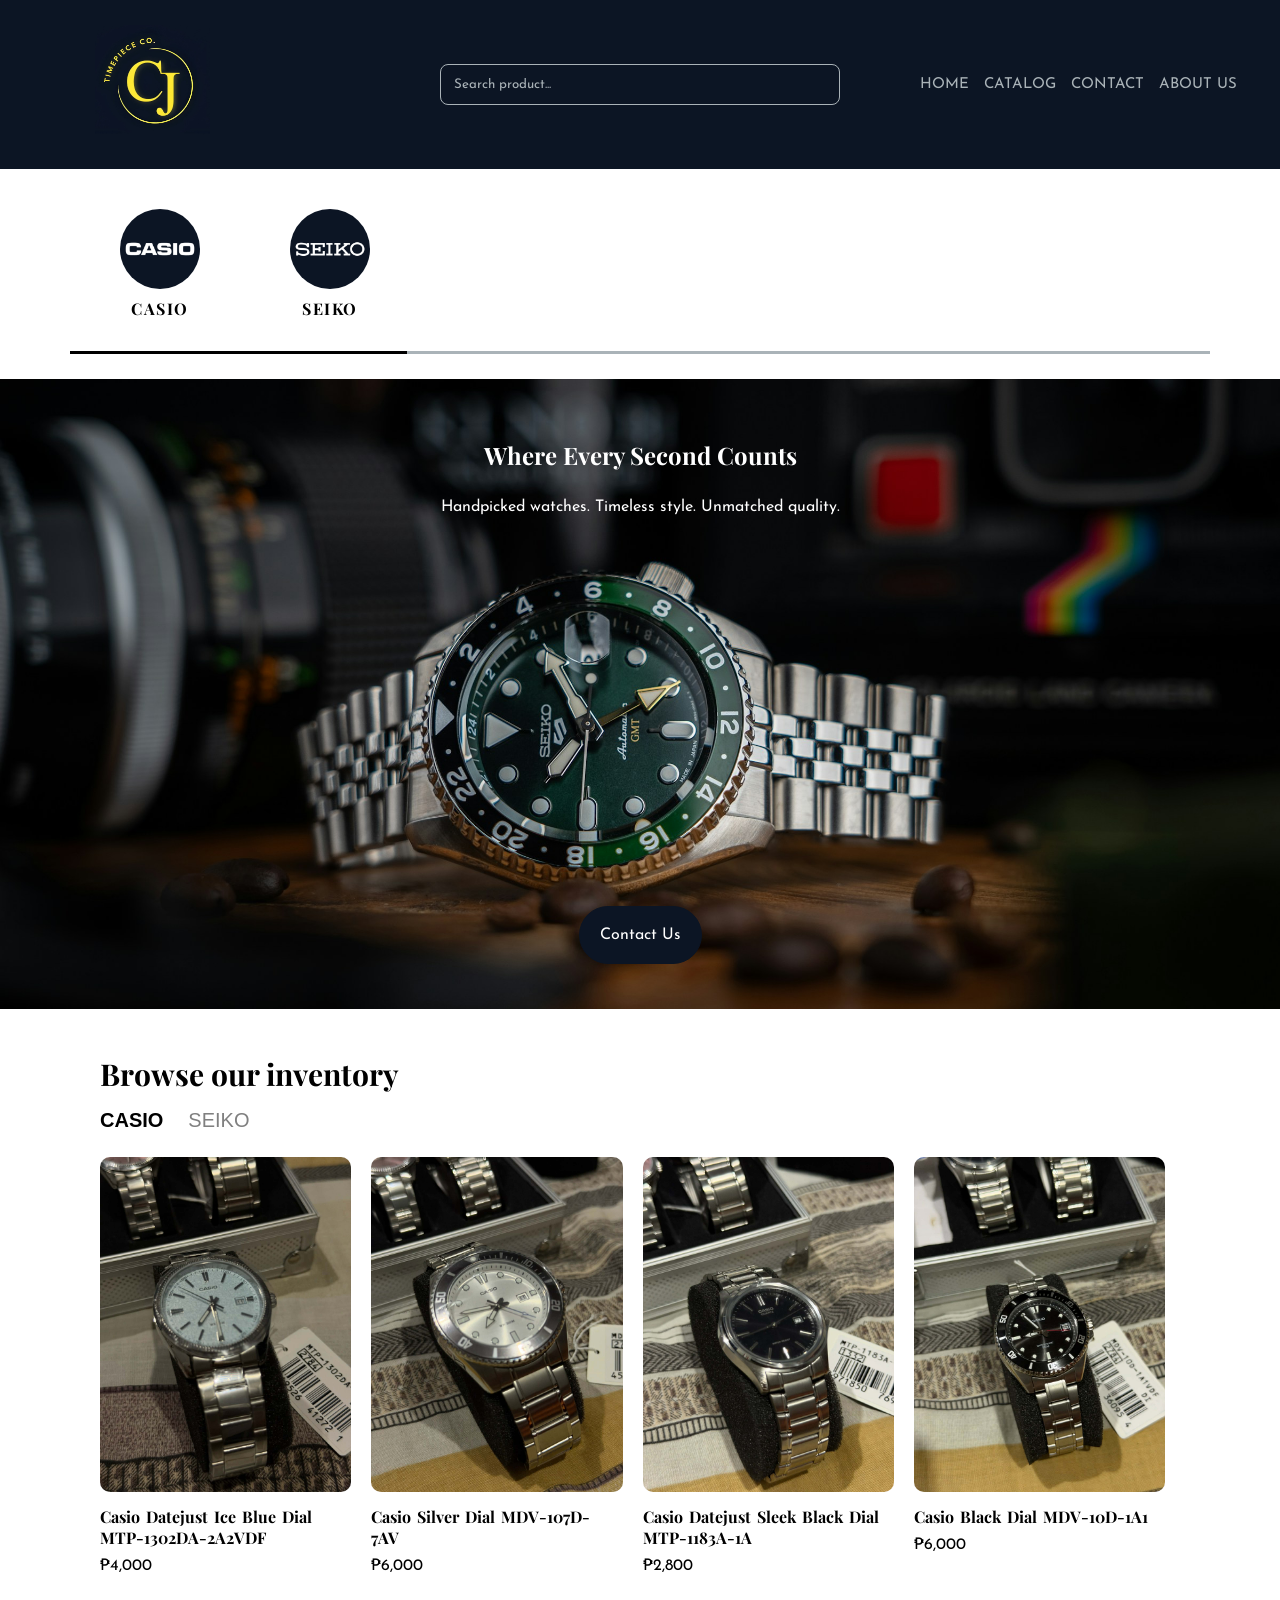
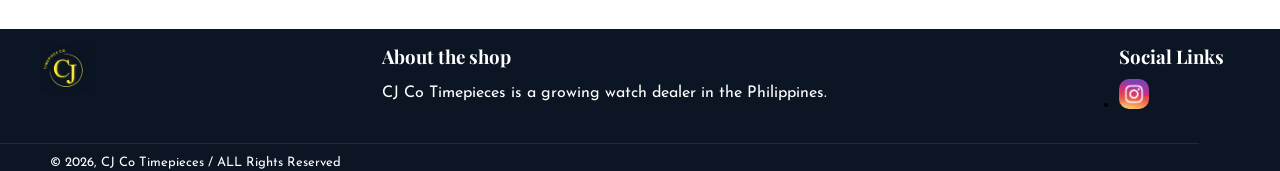
<file: index.html>
<!DOCTYPE html>
<html lang="en">
  <head>
    <meta charset="UTF-8">
    <meta name="viewport" content="width=device-width, initial-scale=1.0">
    <title>CJ Co Timepieces</title>
    <link rel="stylesheet" href="css/style.css">

    <link rel="preconnect" href="https://fonts.googleapis.com">
    <link rel="preconnect" href="https://fonts.gstatic.com" crossorigin>
    <link href="https://fonts.googleapis.com/css2?family=Josefin+Sans:ital,wght@0,100..700;1,100..700&family=Playfair+Display:ital,wght@0,400..900;1,400..900&display=swap" rel="stylesheet">
    <link rel="icon" href="images/cjcoLogo.jpg" type="image/jpeg">
  </head>

  <body>

    <!-- Header section -->
    <header>
        <div class="headerLeft">
            <div class="headerLogo">
                <a href="index.html">
                    <img src="images/cjcoLogo.jpg" alt="CJ Co Timepieces">
                </a>
            </div>
        </div>
        <div class="headerCenter">
            <div class="headerSearchWrapper">
                <input class="headerInput" type="text" placeholder="Search product...">
            </div>
        </div>
        <div class="headerRight">
            <button class="hamburger" id="hamburger">☰</button>
            <nav id="mainNav">
                <ul>
                    <li><a href="index.html">HOME</a></li>
                    <li><a href="catalog.html">CATALOG</a></li>
                    <li><a href="contact.html">CONTACT</a></li>
                    <li><a href="aboutUs.html">ABOUT US</a></li>
                </ul>
            </nav>
        </div>
    </header>
    
    <!-- Brand Selection Section -->
    <section class="brandSelection">
      <div class="brandCard">
        <a href="casio.html"><img src="images/casioLogoC.png" alt="CASIO"></a>
        <h2>CASIO</h2>
      </div>
      <div class="brandCard">
        <a href="seiko.html"><img src="images/seikoLogoC.png" alt="SEIKO"></a>
        <h2>SEIKO</h2>
      </div>
    </section>

    <!-- Hero Section -->
    <section class="heroSection">
      <div class="heroContent">
        <h1>Where Every Second Counts</h1>
        <p>Handpicked watches. Timeless style. Unmatched quality.</p>
        <a class="heroBtn" href="contact.html">Contact Us</a>
      </div>
    </section> 

    <!-- Product Highlights Section -->
    <section class="productHighlightsSection">
      <h2>Browse our inventory</h2>
      <ul>
        <li><button class="filterButton" data-brand="casio">CASIO</button></li>
        <li><button class="filterButton" data-brand="seiko">SEIKO</button></li>
      </ul>
      <div class="productGrid">
          <div class="productCard" data-brand="casio">
          <a><img src="images/MTP-1302DA-2A2VDF-main.jpg" alt="Casio Datejust Ice Blue Dial MTP-1302DA-2A2VDF"></a>
          <h4>Casio Datejust Ice Blue Dial MTP-1302DA-2A2VDF</h4>
          <p>₱4,000</p>
        </div>
        <div class="productCard" data-brand="casio">
          <a><img src="images/MDV-107D-7AV-main.jpg" alt="Casio Silver Dial MDV-107D-7AV"></a>
          <h4>Casio Silver Dial MDV-107D-7AV</h4>
          <p>₱6,000</p>
        </div>
        <div class="productCard" data-brand="casio">
          <a><img src="images/MTP-1183A-1A-main.jpg" alt="Casio Datejust Sleek Black Dial MTP-1183A-1A"></a>
          <h4>Casio Datejust Sleek Black Dial MTP-1183A-1A</h4>
          <p>₱2,800</p>
        </div>  
        <div class="productCard" data-brand="casio">
          <a><img src="images/MDV-10D-1A1-main.jpg" alt="Casio Black Dial MDV-10D-1A1"></a>
          <h4>Casio Black Dial MDV-10D-1A1</h4>
          <p>₱6,000</p>
        </div>  

        <div class="productCard" data-brand="seiko">
          <a><img src="images/SBTQ045-main.webp" alt="Seiko Spirit Red Dial SBTQ045"></a>
          <h4>Seiko Spirit Red Dial SBTQ045</h4>
          <p>₱6,500</p>
        </div>  
        <div class="productCard" data-brand="seiko">
          <a><img src="images/SBTQ041-main.jpg" alt="Seiko Spirit Black Dial SBTQ041"></a>
          <h4>Seiko Spirit Black Dial SBTQ041</h4>
          <p>₱6,500</p>
        </div> 
        <div class="productCard" data-brand="seiko">
          <a><img src="images/SBTQ039-main.webp" alt="Seiko Spirit White Dial SBTQ039"></a>
          <h4>Seiko Spirit White Dial SBTQ039</h4>
          <p>₱6,500</p>
        </div>
        <div class="productCard" data-brand="seiko">
          <a><img src="images/SBTQ043-main.jpg" alt="Seiko Spirit Black With Gold Accents Dial SBTQ043"></a>
          <h4>Seiko Spirit Black With Gold Accents Dial SBTQ043</h4>
          <p>₱6,500</p>
        </div>
      </div>
      
    </section>

    <!-- Footer section -->
     <footer class="footer">
      <div class="footerTop">
        <div class="footerLeft"><img src="images/cjcoLogo.jpg" alt="CJ Co Timepieces"></div>
        <div class="footerCenter">
          <h3 class="footerAboutTitle">About the shop</h3>
          <p class="footerAboutDescription">CJ Co Timepieces is a growing watch dealer in the Philippines.</p>
        </div>
        <div class="footerRight">
          <h3 class="footerSocialLinks">Social Links</h3>
          <ul class="footerSocialLinksLists">
            <li><a href="https://www.instagram.com/cjco.ph/"><img src="images/igLogo.jpg" alt="instagram Account"></a></li>
          </ul>
        </div>
      </div>
      <div class="footerBottom">
        <p class="footerCopyright">© 2026, CJ Co Timepieces / ALL Rights Reserved</p>
      </div>
     </footer>
     
     <!-- js -->
      <script src="js/script.js"></script>
  </body>
</html>
</file>
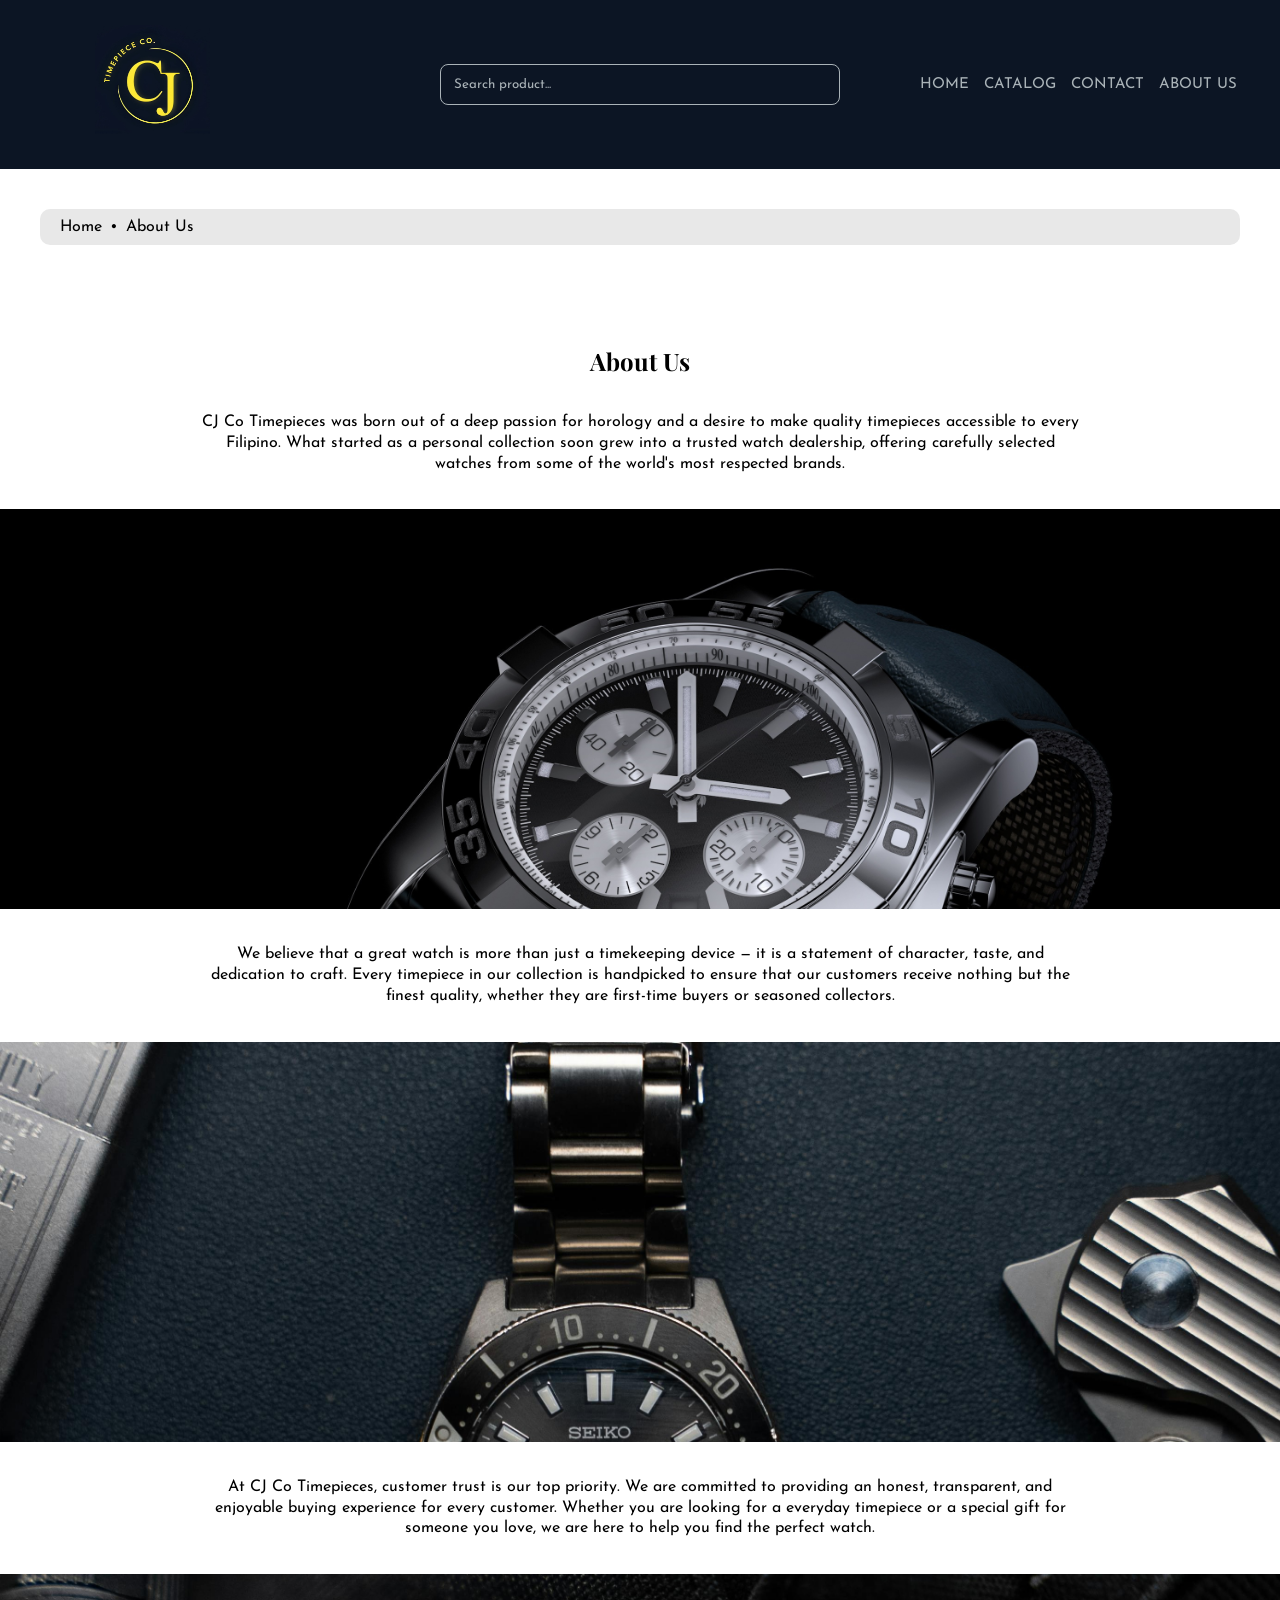
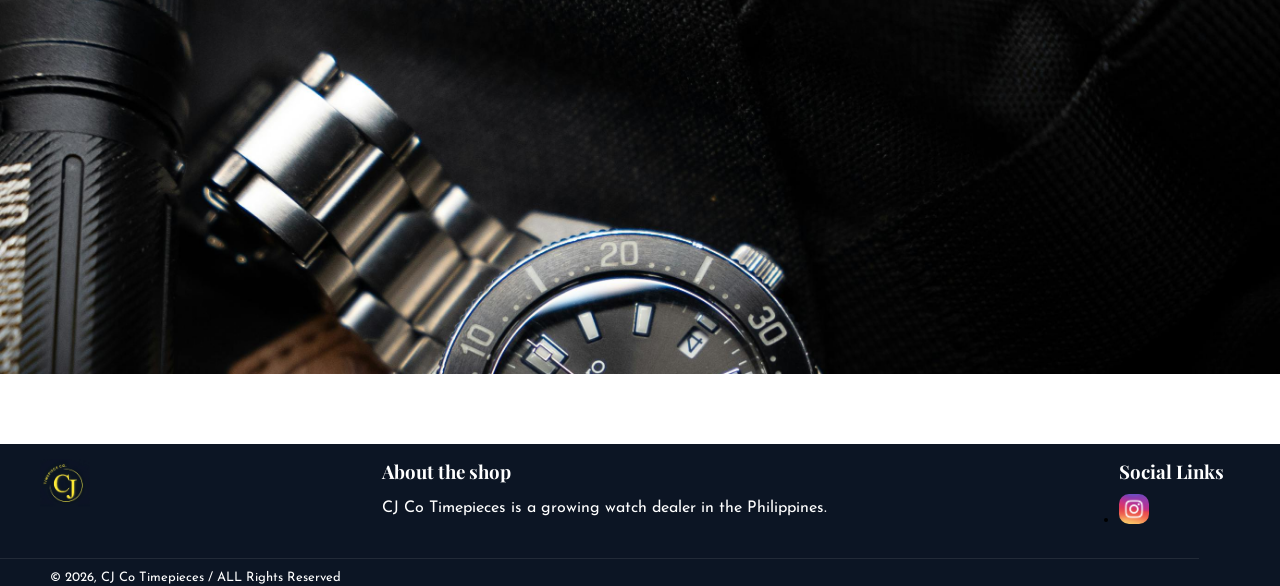
<file: aboutUs.html>
<!DOCTYPE html>
  <html lang="en">
    <head>
      <meta charset="UTF-8">
      <meta name="viewport" content="width=device-width, initial-scale=1.0">
      <title>About Us - CJ Co Timepieces</title>
      <link rel="stylesheet" href="css/style.css">

      <link rel="preconnect" href="https://fonts.googleapis.com">
      <link rel="preconnect" href="https://fonts.gstatic.com" crossorigin>
      <link href="https://fonts.googleapis.com/css2?family=Josefin+Sans:ital,wght@0,100..700;1,100..700&family=Playfair+Display:ital,wght@0,400..900;1,400..900&display=swap" rel="stylesheet">
      <link rel="icon" href="images/cjcoLogo.jpg" type="image/jpeg">
    </head>

    <body>

      <!-- Header section -->
    <header>
        <div class="headerLeft">
            <div class="headerLogo">
                <a href="index.html">
                    <img src="images/cjcoLogo.jpg" alt="CJ Co Timepieces">
                </a>
            </div>
        </div>
        <div class="headerCenter">
            <div class="headerSearchWrapper">
                <input class="headerInput" type="text" placeholder="Search product...">
            </div>
        </div>
        <div class="headerRight">
            <button class="hamburger" id="hamburger">☰</button>
            <nav id="mainNav">
                <ul>
                    <li><a href="index.html">HOME</a></li>
                    <li><a href="catalog.html">CATALOG</a></li>
                    <li><a href="contact.html">CONTACT</a></li>
                    <li><a href="aboutUs.html">ABOUT US</a></li>
                </ul>
            </nav>
        </div>
    </header>

      <!-- Breadcrumb -->
      <nav class="breadcrumb">
        <ol>
          <li class="breadcrumbHome"><a href="index.html">Home</a></li>
          <li class="breadcrumbSeparator">•</li>
          <li class="aboutUsBreadCrumb">About Us</li>
        </ol>
      </nav>

      <!-- Main section -->
        <main class="aboutUsMain">
          <div class="aboutUsContent">
            <div class="aboutUsHeading"><h2>About Us</h2></div>
            <div class="aboutUsP">
              <p class="aboutUsP1">CJ Co Timepieces was born out of a deep passion for horology and a desire to make quality timepieces accessible to every Filipino. What started as a personal collection soon grew into a trusted watch dealership, offering carefully selected watches from some of the world's most respected brands.</p>

              <div class="aboutUsBanner banner1"></div>

              <p class="aboutUsP2">We believe that a great watch is more than just a timekeeping device — it is a statement of character, taste, and dedication to craft. Every timepiece in our collection is handpicked to ensure that our customers receive nothing but the finest quality, whether they are first-time buyers or seasoned collectors.</p>

              <div class="aboutUsBanner banner2"></div>

              <p class="aboutUsP3">At CJ Co Timepieces, customer trust is our top priority. We are committed to providing an honest, transparent, and enjoyable buying experience for every customer. Whether you are looking for a everyday timepiece or a special gift for someone you love, we are here to help you find the perfect watch.</p>

              <div class="aboutUsBanner banner3"></div>

            </div>
          </div>
        </main>

      <!-- Footer section -->
     <footer class="footer">
      <div class="footerTop">
        <div class="footerLeft"><img src="images/cjcoLogo.jpg" alt="CJ Co Timepieces"></div>
        <div class="footerCenter">
          <h3 class="footerAboutTitle">About the shop</h3>
          <p class="footerAboutDescription">CJ Co Timepieces is a growing watch dealer in the Philippines.</p>
        </div>
        <div class="footerRight">
          <h3 class="footerSocialLinks">Social Links</h3>
          <ul class="footerSocialLinksLists">
            <li><a href="https://www.instagram.com/cjco.ph/"><img src="images/igLogo.jpg" alt="instagram Account"></a></li>
          </ul>
        </div>
      </div>
      <div class="footerBottom">
        <p class="footerCopyright">© 2026, CJ Co Timepieces / ALL Rights Reserved</p>
      </div>
     </footer>

     <script src="js/script.js"></script>
    </body>
  </html>
</file>
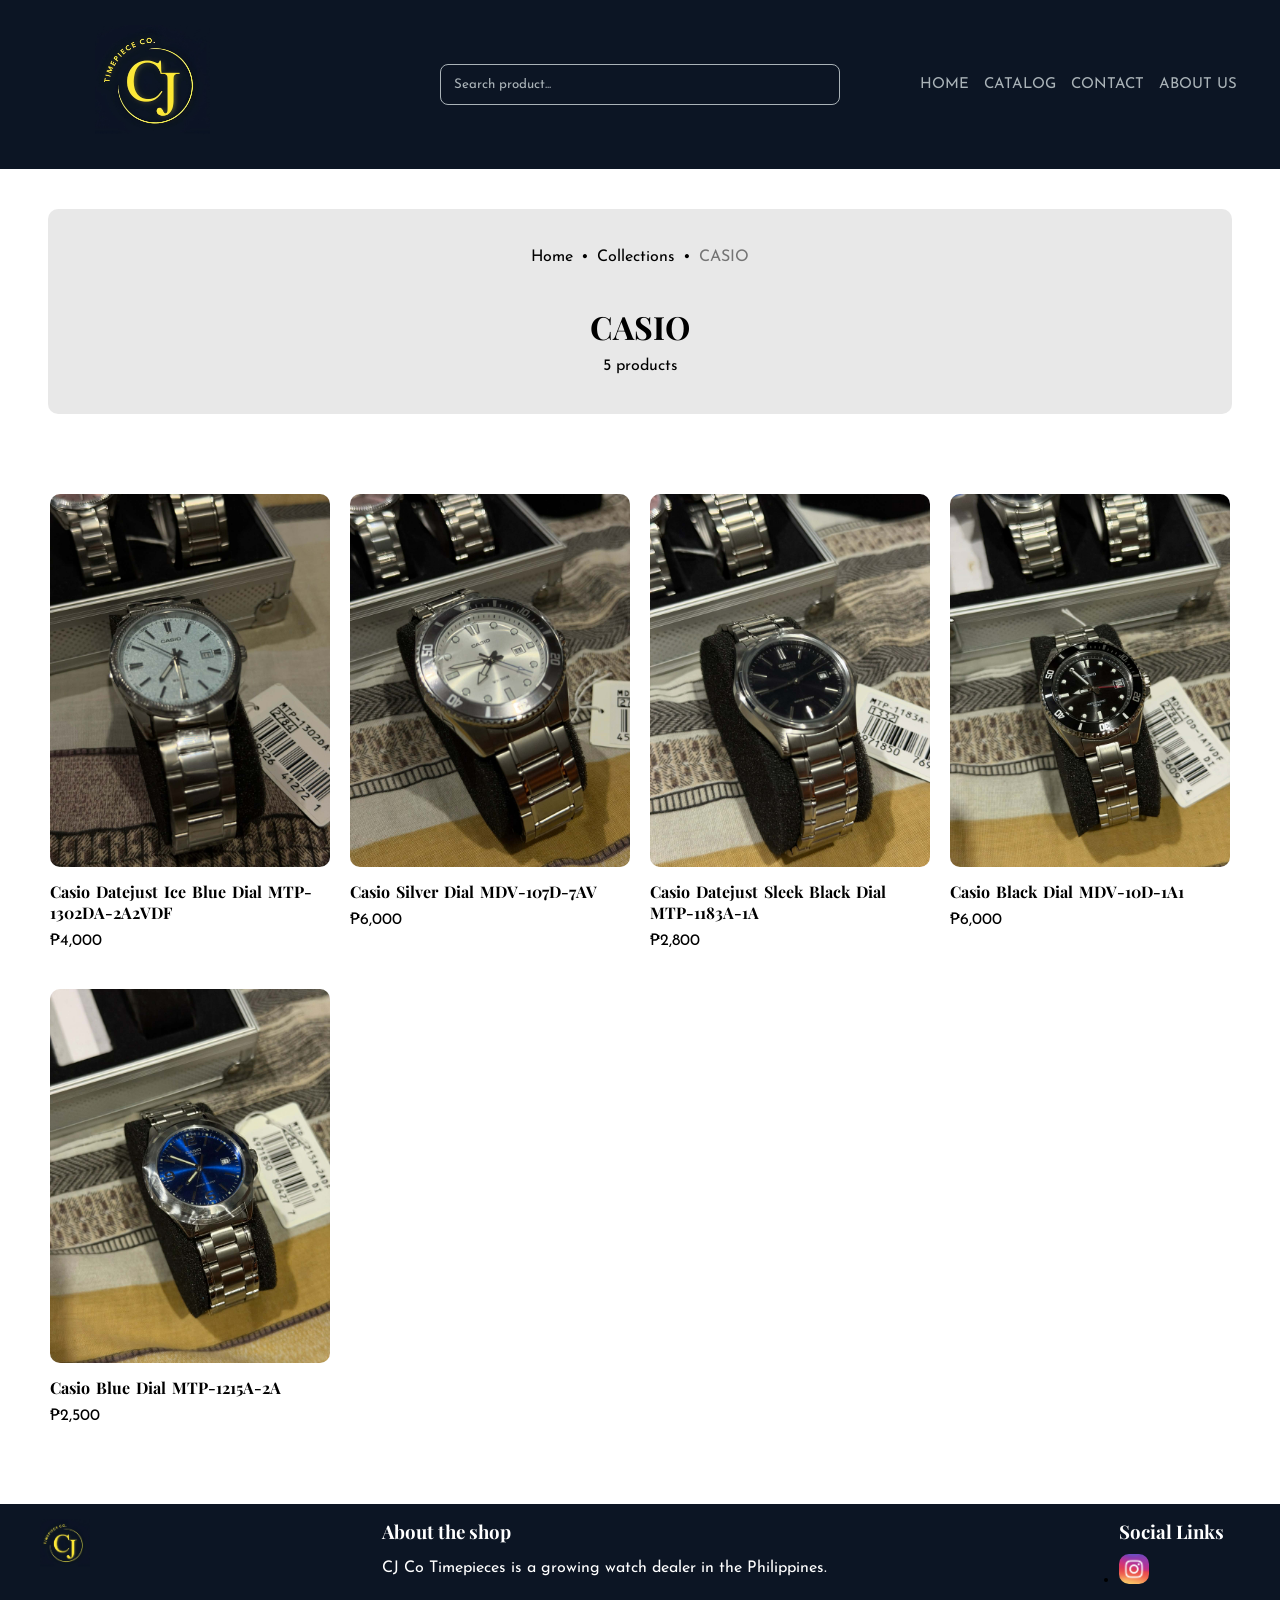
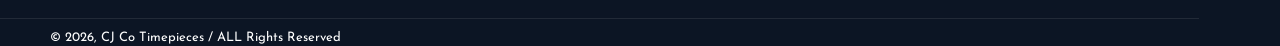
<file: casio.html>
<!DOCTYPE html>
<html lang="en">
  <head>
    <meta charset="UTF-8">
    <meta name="viewport" content="width=device-width, initial-scale=1.0">
    <title>Casio - CJ Co Timepieces</title>
    <link rel="stylesheet" href="css/style.css">

    <link rel="preconnect" href="https://fonts.googleapis.com">
    <link rel="preconnect" href="https://fonts.gstatic.com" crossorigin>
    <link href="https://fonts.googleapis.com/css2?family=Josefin+Sans:ital,wght@0,100..700;1,100..700&family=Playfair+Display:ital,wght@0,400..900;1,400..900&display=swap" rel="stylesheet">
    <link rel="icon" href="images/cjcoLogo.jpg" type="image/jpeg">
  </head>

  <body>
    <!-- Header section -->
    <header>
        <div class="headerLeft">
            <div class="headerLogo">
                <a href="index.html">
                    <img src="images/cjcoLogo.jpg" alt="CJ Co Timepieces">
                </a>
            </div>
        </div>
        <div class="headerCenter">
            <div class="headerSearchWrapper">
                <input class="headerInput" type="text" placeholder="Search product...">
            </div>
        </div>
        <div class="headerRight">
            <button class="hamburger" id="hamburger">☰</button>
            <nav id="mainNav">
                <ul>
                    <li><a href="index.html">HOME</a></li>
                    <li><a href="catalog.html">CATALOG</a></li>
                    <li><a href="contact.html">CONTACT</a></li>
                    <li><a href="aboutUs.html">ABOUT US</a></li>
                </ul>
            </nav>
        </div>
    </header>

    <!-- Breadcrumb & page header -->
     <div class="breadCrumbHead">
        <nav class="breadcrumbCasio">
          <ol>
            <li class="breadcrumbHome"><a href="index.html">Home</a></li>
            <li class="breadcrumbSeparator">•</li>
            <li class="casioBreadCrumbCollections"><a href="catalog.html">Collections</a></li>
            <li class="breadcrumbSeparator">•</li>
            <li class="casioBreadCrumbCollections">CASIO</li>
          </ol>
        </nav>
          <div class="pageHeading">
            <h1>CASIO</h1>
            <span class="casioCollectionCounter">5 products</span>
          </div>
      </div>

     <!-- Main Content -->
      <main class="casioCatalog">
        <div class="productGrid">
          <div class="productCard">
            <a href="casio/MTP-1302DA-2A2VDF.html"><img src="images/MTP-1302DA-2A2VDF-main.jpg" alt="Casio Datejust Ice Blue Dial MTP-1302DA-2A2VDF">
            <h4>Casio Datejust Ice Blue Dial MTP-1302DA-2A2VDF</h4></a>
            <p>₱4,000</p>
          </div>

          <div class="productCard">
            <a href="casio/MDV-107D-7AV.html"><img src="images/MDV-107D-7AV-main.jpg" alt="Casio Silver Dial MDV-107D-7AV">
            <h4>Casio Silver Dial MDV-107D-7AV</h4></a>
            <p>₱6,000</p>
          </div>

          <div class="productCard">
            <a href="casio/MTP-1183A-1A.html"><img src="images/MTP-1183A-1A-main.jpg" alt="Casio Datejust Sleek Black Dial MTP-1183A-1A">
            <h4>Casio Datejust Sleek Black Dial MTP-1183A-1A</h4></a>
            <p>₱2,800</p>
          </div>

          <div class="productCard">
            <a href="casio/MDV-10D-1A1.html"><img src="images/MDV-10D-1A1-main.jpg" alt="Casio Black Dial MDV-10D-1A1">
            <h4>Casio Black Dial MDV-10D-1A1</h4></a>
            <p>₱6,000</p>
          </div>  

          <div class="productCard">
            <a href="casio/MTP-1215A-2A.html"><img src="images/MTP-1215A-2A-main.jpg" alt="Casio Blue Dial MTP-1215A-2A">
            <h4>Casio Blue Dial MTP-1215A-2A</h4></a>
            <p>₱2,500</p>
          </div>  
        </div>
        
      </main>

    <!-- Footer section -->
     <footer class="footer">
      <div class="footerTop">
        <div class="footerLeft"><img src="images/cjcoLogo.jpg" alt="CJ Co Timepieces"></div>
        <div class="footerCenter">
          <h3 class="footerAboutTitle">About the shop</h3>
          <p class="footerAboutDescription">CJ Co Timepieces is a growing watch dealer in the Philippines.</p>
        </div>
        <div class="footerRight">
          <h3 class="footerSocialLinks">Social Links</h3>
          <ul class="footerSocialLinksLists">
            <li><a href="https://www.instagram.com/cjco.ph/"><img src="images/igLogo.jpg" alt="instagram Account"></a></li>
          </ul>
        </div>
      </div>
      <div class="footerBottom">
        <p class="footerCopyright">© 2026, CJ Co Timepieces / ALL Rights Reserved</p>
      </div>
     </footer>
     <script src="js/script.js"></script>
  </body>
</html>
</file>
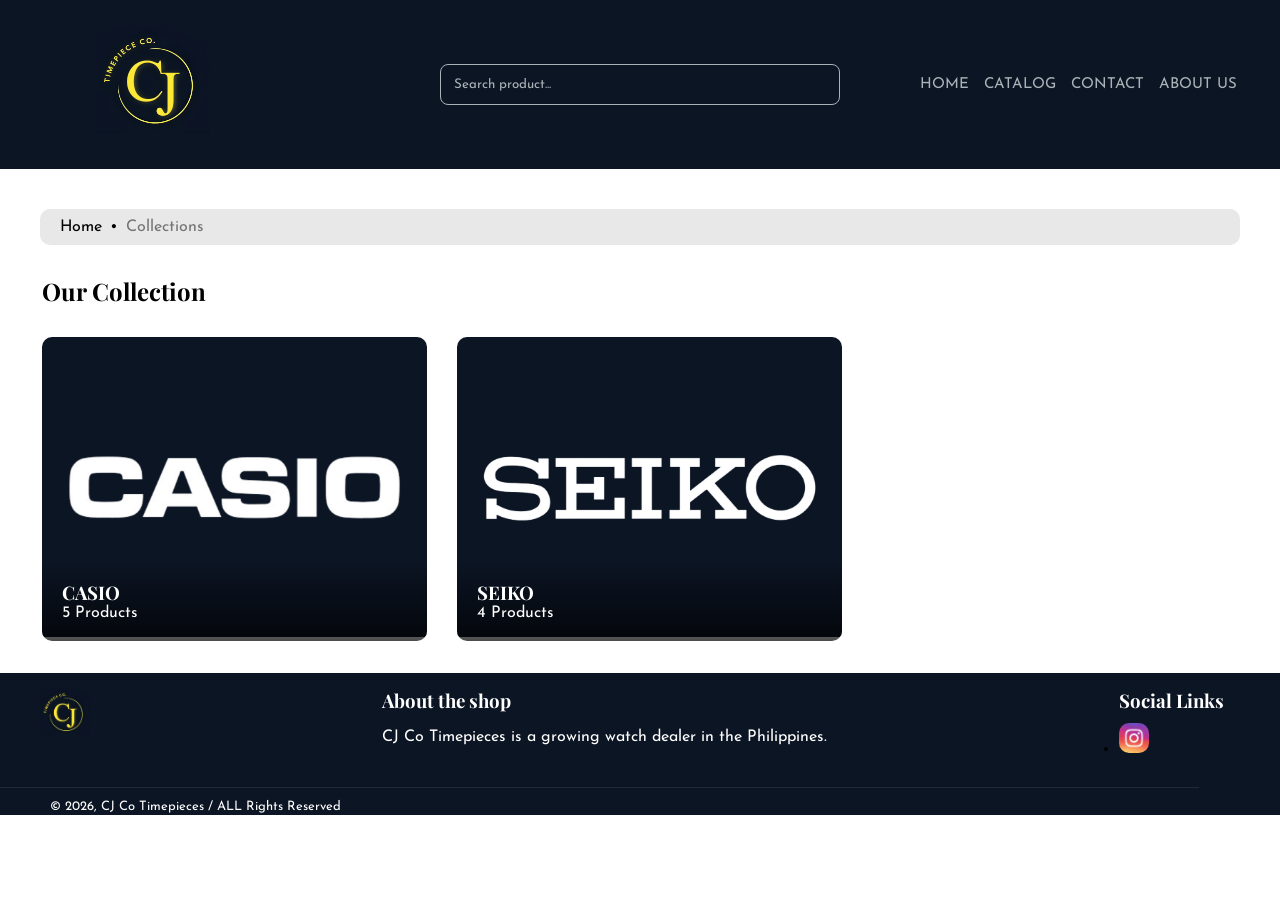
<file: catalog.html>
<!DOCTYPE html>
<html lang="en">
  <head>
    <meta charset="UTF-8">
    <meta name="viewport" content="width=device-width, initial-scale=1.0">
    <title>Collections - CJ Co Timepieces</title>
    <link rel="stylesheet" href="css/style.css">

    <link rel="preconnect" href="https://fonts.googleapis.com">
    <link rel="preconnect" href="https://fonts.gstatic.com" crossorigin>
    <link href="https://fonts.googleapis.com/css2?family=Josefin+Sans:ital,wght@0,100..700;1,100..700&family=Playfair+Display:ital,wght@0,400..900;1,400..900&display=swap" rel="stylesheet">
    <link rel="icon" href="images/cjcoLogo.jpg" type="image/jpeg">
  </head>
  
  <body>
    <!-- Header section -->
    <header>
        <div class="headerLeft">
            <div class="headerLogo">
                <a href="index.html">
                    <img src="images/cjcoLogo.jpg" alt="CJ Co Timepieces">
                </a>
            </div>
        </div>
        <div class="headerCenter">
            <div class="headerSearchWrapper">
                <input class="headerInput" type="text" placeholder="Search product...">
            </div>
        </div>
        <div class="headerRight">
            <button class="hamburger" id="hamburger">☰</button>
            <nav id="mainNav">
                <ul>
                    <li><a href="index.html">HOME</a></li>
                    <li><a href="catalog.html">CATALOG</a></li>
                    <li><a href="contact.html">CONTACT</a></li>
                    <li><a href="aboutUs.html">ABOUT US</a></li>
                </ul>
            </nav>
        </div>
    </header>

    <!-- Breadcrumb -->
     <nav class="breadcrumb">
      <ol>
        <li class="breadcrumbHome"><a href="index.html">Home</a></li>
        <li class="breadcrumbSeparator">•</li>
        <li class="catalogBreadCrumbCollections">Collections</li>
      </ol>
     </nav>

    <!-- Main Content -->
    <main class="catalogMainContent">
      <h2 class="catalogHeading">Our Collection</h2>
      <ul class="catalogCollections">
          <li class="collectionCard">
              <a href="casio.html">
                  <img src="images/casioLogoC.png" alt="Casio">
                  <div class="collectionCardOverlay">
                      <h3>CASIO</h3>
                      <span>5 Products</span>
                  </div>
              </a>
          </li>
          <li class="collectionCard">
              <a href="seiko.html">
                  <img src="images/seikoLogoC.png" alt="Seiko">
                  <div class="collectionCardOverlay">
                      <h3>SEIKO</h3>
                      <span>4 Products</span>
                  </div>
              </a>
          </li>
      </ul>
    </main>

    <!-- Footer section -->
     <footer class="footer">
      <div class="footerTop">
        <div class="footerLeft"><img src="images/cjcoLogo.jpg" alt="CJ Co Timepieces"></div>
        <div class="footerCenter">
          <h3 class="footerAboutTitle">About the shop</h3>
          <p class="footerAboutDescription">CJ Co Timepieces is a growing watch dealer in the Philippines.</p>
        </div>
        <div class="footerRight">
          <h3 class="footerSocialLinks">Social Links</h3>
          <ul class="footerSocialLinksLists">
            <li><a href="https://www.instagram.com/cjco.ph/"><img src="images/igLogo.jpg" alt="instagram Account"></a></li>
          </ul>
        </div>
      </div>
      <div class="footerBottom">
        <p class="footerCopyright">© 2026, CJ Co Timepieces / ALL Rights Reserved</p>
      </div>
     </footer>
     <script src="js/script.js"></script>
  </body>
</html>
</file>
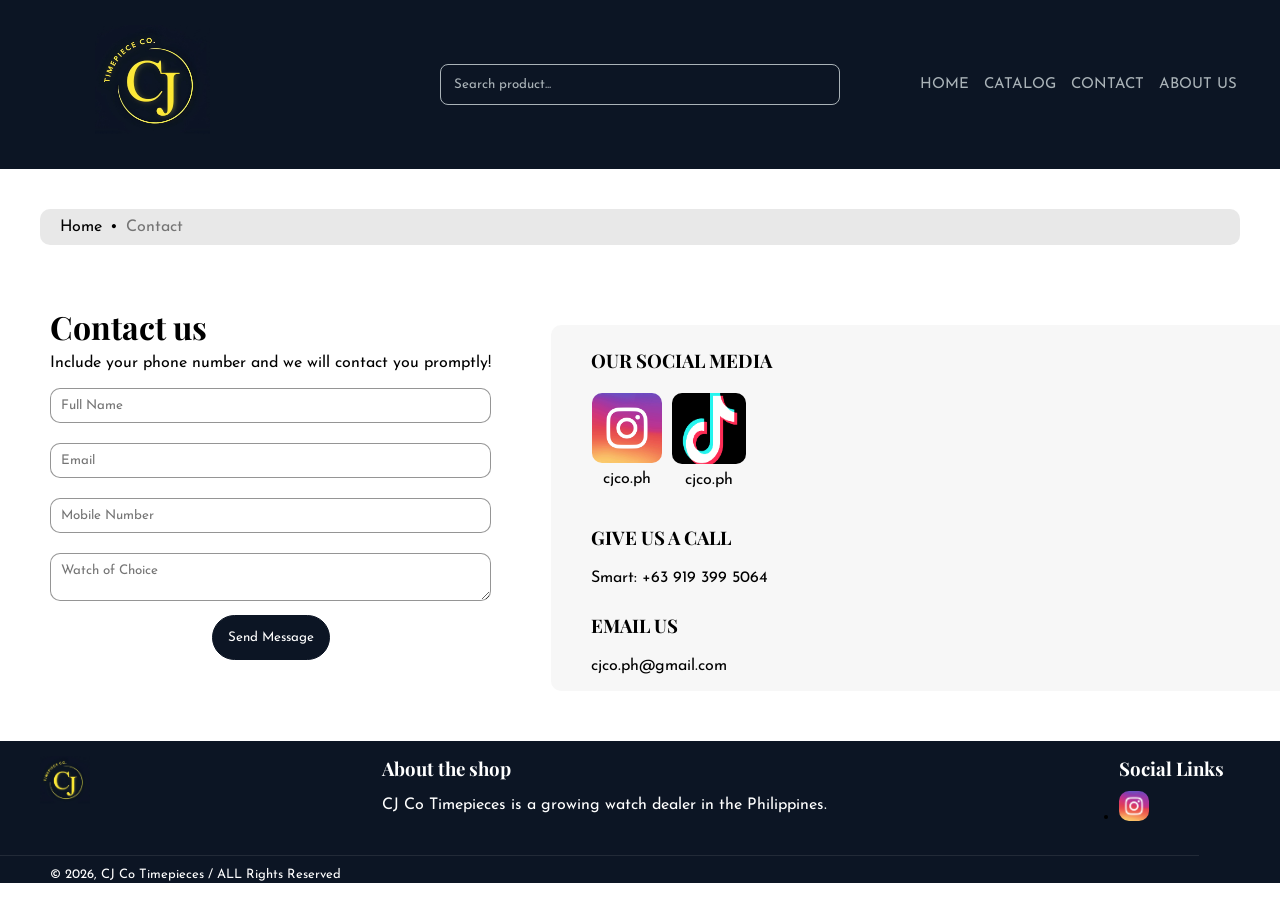
<file: contact.html>
<!DOCTYPE html>
<html lang="en">
  <head>
    <meta charset="UTF-8">
    <meta name="viewport" content="width=device-width, initial-scale=1.0">
    <title>Contact - CJ Co Timepieces</title>
    <link rel="stylesheet" href="css/style.css">

    <link rel="preconnect" href="https://fonts.googleapis.com">
    <link rel="preconnect" href="https://fonts.gstatic.com" crossorigin>
    <link href="https://fonts.googleapis.com/css2?family=Josefin+Sans:ital,wght@0,100..700;1,100..700&family=Playfair+Display:ital,wght@0,400..900;1,400..900&display=swap" rel="stylesheet">
    <link rel="icon" href="images/cjcoLogo.jpg" type="image/jpeg">
  </head>

  <body>
    <!-- Header section -->
    <header>
        <div class="headerLeft">
            <div class="headerLogo">
                <a href="index.html">
                    <img src="images/cjcoLogo.jpg" alt="CJ Co Timepieces">
                </a>
            </div>
        </div>
        <div class="headerCenter">
            <div class="headerSearchWrapper">
                <input class="headerInput" type="text" placeholder="Search product...">
            </div>
        </div>
        <div class="headerRight">
            <button class="hamburger" id="hamburger">☰</button>
            <nav id="mainNav">
                <ul>
                    <li><a href="index.html">HOME</a></li>
                    <li><a href="catalog.html">CATALOG</a></li>
                    <li><a href="contact.html">CONTACT</a></li>
                    <li><a href="aboutUs.html">ABOUT US</a></li>
                </ul>
            </nav>
        </div>
    </header>

     <!-- Breadcrumb -->
     <nav class="breadcrumb">
      <ol>
        <li class="breadcrumbHome"><a href="index.html">Home</a></li>
        <li class="breadcrumbSeparator">•</li>
        <li class="contactBreadCrumbContact">Contact</li>
      </ol>
     </nav>

     <!-- Main section -->
      <main class="contactMain">

        <div>
          <div>
            <h1>Contact us</h1>
            <p>Include your phone number and we will contact you promptly!</p>
            <form action="#" method="post">
              <div class="fname"><input type="text" placeholder="Full Name"></div>
              <div class="email"><input type="email" placeholder="Email"></div>
              <div class="contactNumberInput"><input type="tel" placeholder="Mobile Number"></div>
              <div class="textArea"><textarea class="contactTextArea" placeholder="Watch of Choice"></textarea></div>
              <div class="contactSubmitBtn"><input type="submit" value="Send Message"></div>
            </form>
          </div>
        </div>

        <div class="contactRight">
          <div class="contactSocialMedia">
            <div class="contactSmHeading"><h3>OUR SOCIAL MEDIA</h3></div>
            <div class="socials">
              <div class="IGContact"><a href="https://www.instagram.com/cjco.ph/"><img src="images/igLogo.jpg" alt="Instagram: "><p class="contactSectionP">cjco.ph</p></a></div>
              <div class="TKContact"><a href="https://www.tiktok.com/cjco.ph"><img src="images/tiktokLogo.png" alt="Tiktok: "><p class="contactSectionP">cjco.ph</p></a></div>
            </div>
            
          </div>
          
          <div class="contactNumber">
            <div class="contactNumHeading"><h3>GIVE US A CALL</h3></div>
            <div class="contactSmartNum"><p class="contactSectionP">Smart: +63 919 399 5064</p></div>
          </div>

          <div class="contactEmail">
            <div class="contactEmailHeading"><h3>EMAIL US</h3></div>
            <div class="contactEmailAddress"><p class="contactSectionP">cjco.ph@gmail.com</p></div>
          </div>
        </div>
      </main>


    <!-- Footer section -->
     <footer class="footer">
      <div class="footerTop">
        <div class="footerLeft"><img src="images/cjcoLogo.jpg" alt="CJ Co Timepieces"></div>
        <div class="footerCenter">
          <h3 class="footerAboutTitle">About the shop</h3>
          <p class="footerAboutDescription">CJ Co Timepieces is a growing watch dealer in the Philippines.</p>
        </div>
        <div class="footerRight">
          <h3 class="footerSocialLinks">Social Links</h3>
          <ul class="footerSocialLinksLists">
            <li><a href="https://www.instagram.com/cjco.ph/"><img src="images/igLogo.jpg" alt="instagram Account"></a></li>
          </ul>
        </div>
      </div>
      <div class="footerBottom">
        <p class="footerCopyright">© 2026, CJ Co Timepieces / ALL Rights Reserved</p>
      </div>
     </footer>
     <script src="js/script.js"></script>
  </body>
</html>
</file>
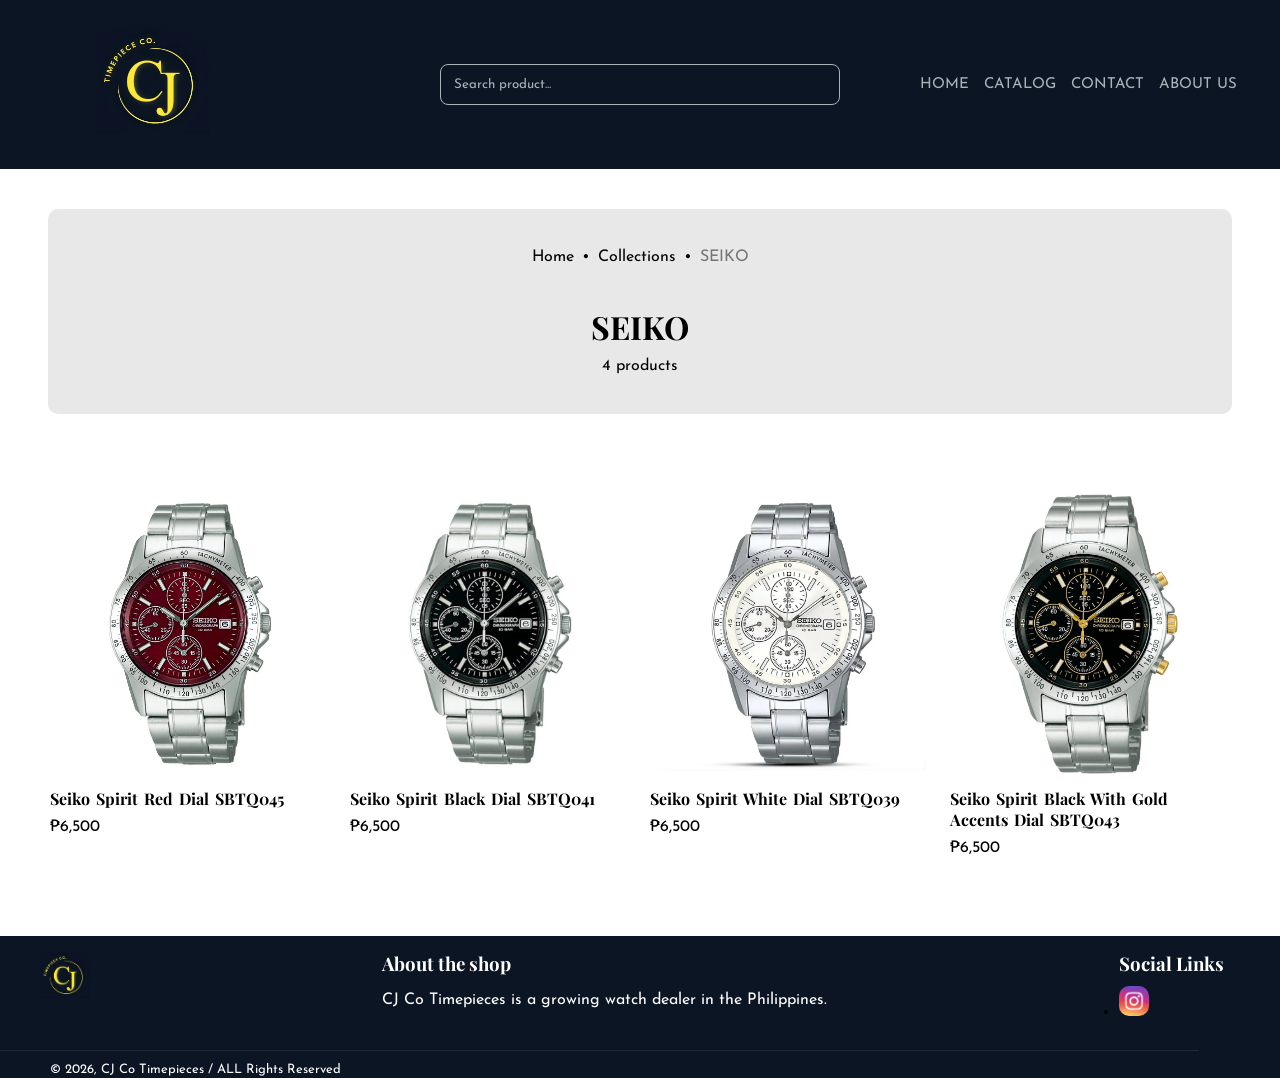
<file: seiko.html>
<!DOCTYPE html>
<html lang="en">
  <head>
    <meta charset="UTF-8">
    <meta name="viewport" content="width=device-width, initial-scale=1.0">
    <title>Seiko - CJ Co Timepieces</title>
    <link rel="stylesheet" href="css/style.css">

    <link rel="preconnect" href="https://fonts.googleapis.com">
    <link rel="preconnect" href="https://fonts.gstatic.com" crossorigin>
    <link href="https://fonts.googleapis.com/css2?family=Josefin+Sans:ital,wght@0,100..700;1,100..700&family=Playfair+Display:ital,wght@0,400..900;1,400..900&display=swap" rel="stylesheet">
    <link rel="icon" href="images/cjcoLogo.jpg" type="image/jpeg">
  </head>

  <body>
    <!-- Header section -->
    <header>
        <div class="headerLeft">
            <div class="headerLogo">
                <a href="index.html">
                    <img src="images/cjcoLogo.jpg" alt="CJ Co Timepieces">
                </a>
            </div>
        </div>
        <div class="headerCenter">
            <div class="headerSearchWrapper">
                <input class="headerInput" type="text" placeholder="Search product...">
            </div>
        </div>
        <div class="headerRight">
            <button class="hamburger" id="hamburger">☰</button>
            <nav id="mainNav">
                <ul>
                    <li><a href="index.html">HOME</a></li>
                    <li><a href="catalog.html">CATALOG</a></li>
                    <li><a href="contact.html">CONTACT</a></li>
                    <li><a href="aboutUs.html">ABOUT US</a></li>
                </ul>
            </nav>
        </div>
    </header>

    <!-- Breadcrumb & page header -->
     <div class="breadCrumbHead">
        <nav class="breadcrumbSeiko">
          <ol>
            <li class="breadcrumbHome"><a href="index.html">Home</a></li>
            <li class="breadcrumbSeparator">•</li>
            <li class="seikoBreadCrumbCollections"><a href="catalog.html">Collections</a></li>
            <li class="breadcrumbSeparator">•</li>
            <li class="seikoBreadCrumbCollections">SEIKO</li>
          </ol>
        </nav>
          <div class="pageHeading">
            <h1>SEIKO</h1>
            <span class="seikoCollectionCounter">4 products</span>
          </div>
      </div>

     <!-- Main Content -->
      <main class="seikoCatalog">
        <div class="productGrid">
          <div class="productCard">
            <a href="seiko/SBTQ045.html"><img src="images/SBTQ045-main.webp" alt="Seiko Spirit Red Dial SBTQ045">
            <h4>Seiko Spirit Red Dial SBTQ045</h4></a>
            <p>₱6,500</p>
          </div>

          <div class="productCard">
            <a href="seiko/SBTQ041.html"><img src="images/SBTQ041-main.jpg" alt="Seiko Spirit Black Dial SBTQ041">
            <h4>Seiko Spirit Black Dial SBTQ041</h4></a>
            <p>₱6,500</p>
          </div>

          <div class="productCard">
            <a href="seiko/SBTQ039.html"><img src="images/SBTQ039-main.webp" alt="Seiko Spirit White Dial SBTQ039">
            <h4>Seiko Spirit White Dial SBTQ039</h4></a>
            <p>₱6,500</p>
          </div>

          <div class="productCard">
            <a href="seiko/SBTQ043.html"><img src="images/SBTQ043-main.jpg" alt="Seiko Spirit Black With Gold Accents Dial SBTQ043">
            <h4>Seiko Spirit Black With Gold Accents Dial SBTQ043</h4></a>
            <p>₱6,500</p>
          </div>
        </div>
        
      </main>

    <!-- Footer section -->
     <footer class="footer">
      <div class="footerTop">
        <div class="footerLeft"><img src="images/cjcoLogo.jpg" alt="CJ Co Timepieces"></div>
        <div class="footerCenter">
          <h3 class="footerAboutTitle">About the shop</h3>
          <p class="footerAboutDescription">CJ Co Timepieces is a growing watch dealer in the Philippines.</p>
        </div>
        <div class="footerRight">
          <h3 class="footerSocialLinks">Social Links</h3>
          <ul class="footerSocialLinksLists">
            <li><a href="https://www.instagram.com/cjco.ph/"><img src="images/igLogo.jpg" alt="instagram Account"></a></li>
          </ul>
        </div>
      </div>
      <div class="footerBottom">
        <p class="footerCopyright">© 2026, CJ Co Timepieces / ALL Rights Reserved</p>
      </div>
     </footer>
     <script src="js/script.js"></script>
  </body>
</html>
</file>
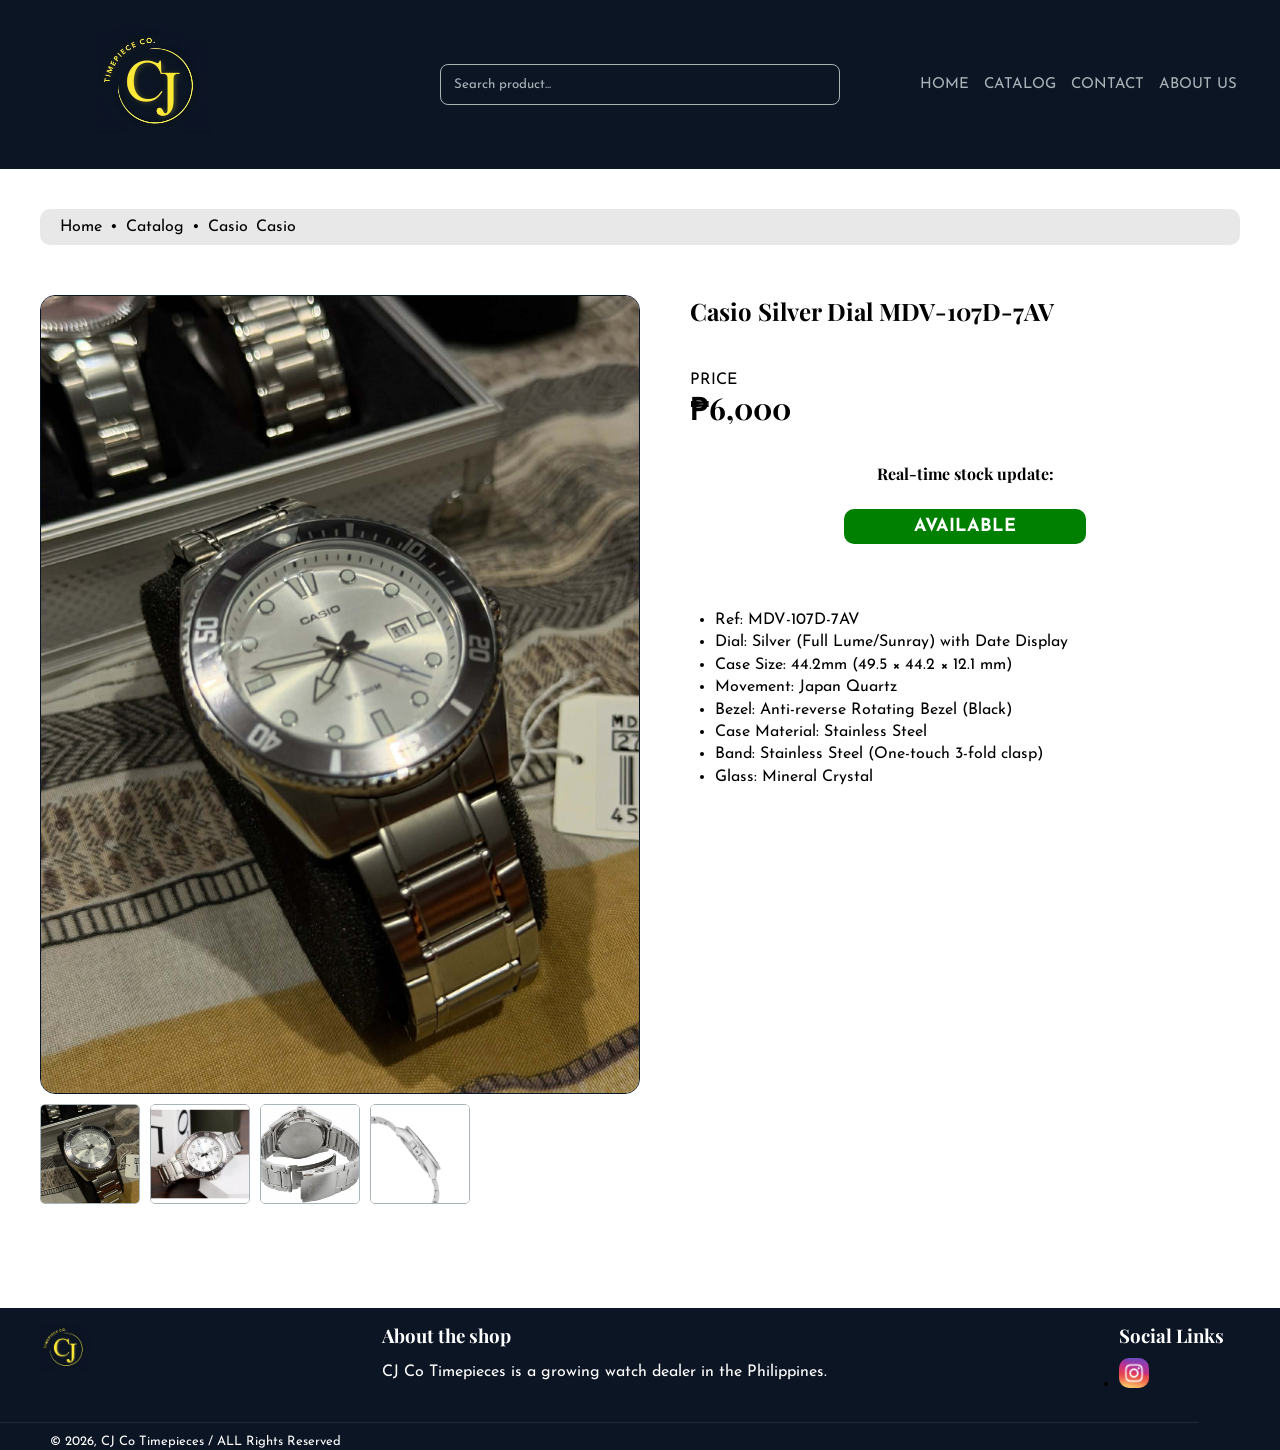
<file: casio/MDV-107D-7AV.html>
<!DOCTYPE html>
<html lang="en">
  <head>
    <meta charset="UTF-8">
    <meta name="viewport" content="width=device-width, initial-scale=1.0">
    <title>Casio Silver Dial MDV-107D-7AV - CJ Co Timepieces</title>
    <link rel="stylesheet" href="../css/style.css">

    <link rel="preconnect" href="https://fonts.googleapis.com">
    <link rel="preconnect" href="https://fonts.gstatic.com" crossorigin>
    <link href="https://fonts.googleapis.com/css2?family=Josefin+Sans:ital,wght@0,100..700;1,100..700&family=Playfair+Display:ital,wght@0,400..900;1,400..900&display=swap" rel="stylesheet">

  </head>

  <body>
    <!-- Header section -->
    <header>
        <div class="headerLeft">
            <div class="headerLogo">
                <a href="index.html">
                    <img src="../images/cjcoLogo.jpg" alt="CJ Co Timepieces">
                </a>
            </div>
        </div>
        <div class="headerCenter">
            <div class="headerSearchWrapper">
                <input class="headerInput" type="text" placeholder="Search product...">
            </div>
        </div>
        <div class="headerRight">
            <button class="hamburger" id="hamburger">☰</button>
            <nav id="mainNav">
                <ul>
                    <li><a href="../index.html">HOME</a></li>
                    <li><a href="../catalog.html">CATALOG</a></li>
                    <li><a href="../contact.html">CONTACT</a></li>
                    <li><a href="../aboutUs.html">ABOUT US</a></li>
                </ul>
            </nav>
        </div>
    </header>
    <!-- Breadcrumb -->
      <nav class="breadcrumb">
        <ol>
          <li class="breadcrumbHome"><a href="../index.html">Home</a></li>
          <li class="breadcrumbSeparator">•</li>
          <li class="productBreadCrumb"><a href="../catalog.html">Catalog</a></li>
          <li class="breadcrumbSeparator">•</li>
          <li class="productBreadCrumb">Casio</li>
          <li class="productBreadCrumb"><a href="../casio.html">Casio</a></li>
        </ol>
      </nav>

    <!-- Main Section -->
     <main class="productPageMain">
      <div class="productImage">
        <div class="mainImage"><img id="mainImg" src="../images/MDV-107D-7AV-main.jpg" alt=""></div>
        <div class="subImages">
          <div class="subImage1"><img id="subImg1" onclick="switchImage(this)" src="../images/MDV-107D-7AV-main.jpg" alt=""></div>
          <div class="subImage2"><img id="subImg2" onclick="switchImage(this)" src="../images/MDV-107D-7AV-2.avif" alt=""></div>
          <div class="subImage3"><img id="subImg3" onclick="switchImage(this)" src="../images/MDV-107D-7AV-3.jpg" alt=""></div>
          <div class="subImage4"><img id="subImg4" onclick="switchImage(this)" src="../images/MDV-107D-7AV-4.webp" alt=""></div>
        </div>
      </div>

      <div class="productContent">
        <div class="productName"><h2>Casio Silver Dial MDV-107D-7AV</h2></div>
        <div class="productPrice"><p class="priceLabel">PRICE</p><h2>₱6,000</h2></div>
        <div class="productAvailability">
          <h4>Real-time stock update:</h4>
          <div><p class="availabilityText">AVAILABLE</p></div>
        </div>
        <div class="productInfo">
          <ul>
            <li>Ref: MDV-107D-7AV</li>
            <li>Dial: Silver (Full Lume/Sunray) with Date Display</li>
            <li>Case Size: 44.2mm (49.5 × 44.2 × 12.1 mm)</li>
            <li>Movement: Japan Quartz</li>
            <li>Bezel: Anti-reverse Rotating Bezel (Black)</li>
            <li>Case Material: Stainless Steel</li>
            <li>Band: Stainless Steel (One-touch 3-fold clasp)</li>
            <li>Glass: Mineral Crystal</li>
          </ul>
        </div>
      </div>
     </main>


    <!-- Footer section -->
     <footer class="footer">
      <div class="footerTop">
        <div class="footerLeft"><img src="../images/cjcoLogo.jpg" alt="CJ Co Timepieces"></div>
        <div class="footerCenter">
          <h3 class="footerAboutTitle">About the shop</h3>
          <p class="footerAboutDescription">CJ Co Timepieces is a growing watch dealer in the Philippines.</p>
        </div>
        <div class="footerRight">
          <h3 class="footerSocialLinks">Social Links</h3>
          <ul class="footerSocialLinksLists">
            <li><a href="https://www.instagram.com/cjco.ph/"><img src="../images/igLogo.jpg" alt="instagram Account"></a></li>
          </ul>
        </div>
      </div>
      <div class="footerBottom">
        <p class="footerCopyright">© 2026, CJ Co Timepieces / ALL Rights Reserved</p>
      </div>
     </footer>

     <!-- js -->
      <script src="../js/script.js"></script>
  </body>
</html>
</file>
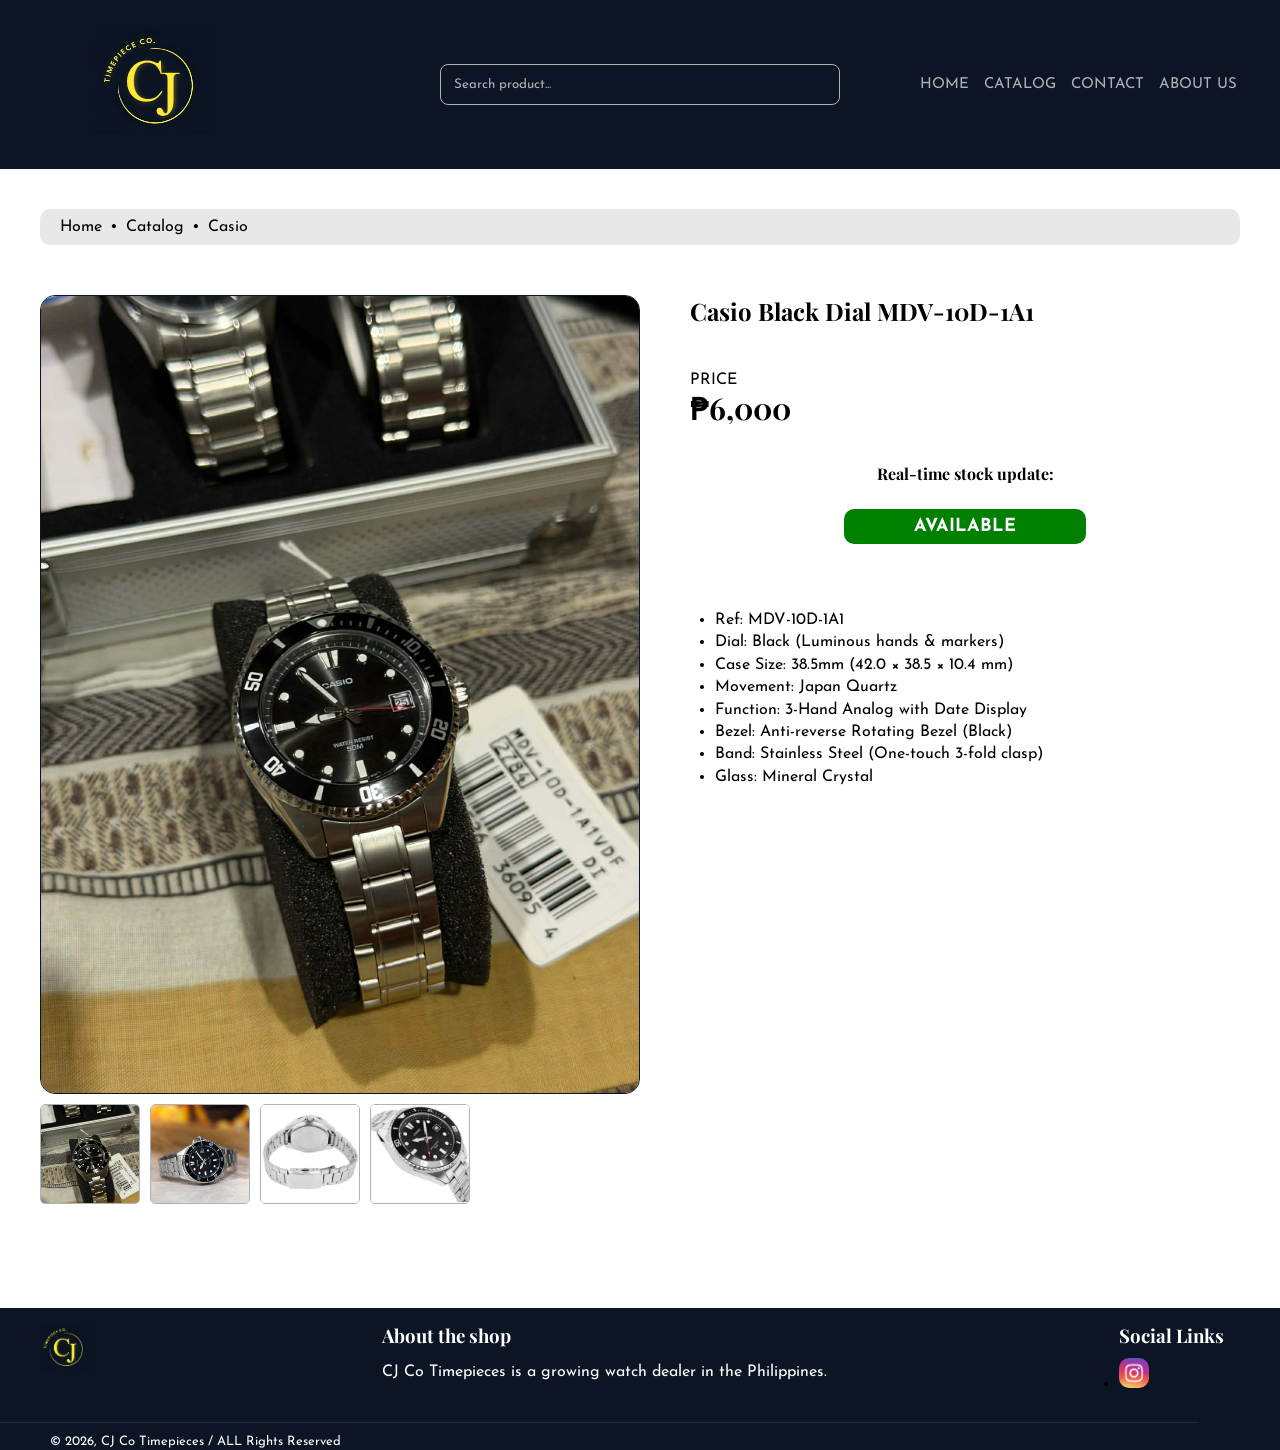
<file: casio/MDV-10D-1A1.html>
<!DOCTYPE html>
<html lang="en">
  <head>
    <meta charset="UTF-8">
    <meta name="viewport" content="width=device-width, initial-scale=1.0">
    <title>Casio Black Dial MDV-10D-1A1 - CJ Co Timepieces</title>
    <link rel="stylesheet" href="../css/style.css">

    <link rel="preconnect" href="https://fonts.googleapis.com">
    <link rel="preconnect" href="https://fonts.gstatic.com" crossorigin>
    <link href="https://fonts.googleapis.com/css2?family=Josefin+Sans:ital,wght@0,100..700;1,100..700&family=Playfair+Display:ital,wght@0,400..900;1,400..900&display=swap" rel="stylesheet">

  </head>

  <body>
    <!-- Header section -->
    <header>
        <div class="headerLeft">
            <div class="headerLogo">
                <a href="index.html">
                    <img src="../images/cjcoLogo.jpg" alt="CJ Co Timepieces">
                </a>
            </div>
        </div>
        <div class="headerCenter">
            <div class="headerSearchWrapper">
                <input class="headerInput" type="text" placeholder="Search product...">
            </div>
        </div>
        <div class="headerRight">
            <button class="hamburger" id="hamburger">☰</button>
            <nav id="mainNav">
                <ul>
                    <li><a href="../index.html">HOME</a></li>
                    <li><a href="../catalog.html">CATALOG</a></li>
                    <li><a href="../contact.html">CONTACT</a></li>
                    <li><a href="../aboutUs.html">ABOUT US</a></li>
                </ul>
            </nav>
        </div>
    </header>

    <!-- Breadcrumb -->
      <nav class="breadcrumb">
        <ol>
          <li class="breadcrumbHome"><a href="../index.html">Home</a></li>
          <li class="breadcrumbSeparator">•</li>
          <li class="productBreadCrumb"><a href="../catalog.html">Catalog</a></li>
          <li class="breadcrumbSeparator">•</li>
          <li class="productBreadCrumb"><a href="../casio.html">Casio</a></li>
        </ol>
      </nav>

    <!-- Main Section -->
     <main class="productPageMain">
      <div class="productImage">
        <div class="mainImage"><img id="mainImg" src="../images/MDV-10D-1A1-main.jpg" alt=""></div>
        <div class="subImages">
          <div class="subImage1"><img id="subImg1" onclick="switchImage(this)" src="../images/MDV-10D-1A1-main.jpg" alt=""></div>
          <div class="subImage2"><img id="subImg2" onclick="switchImage(this)" src="../images/MDV-10D-1A1-2.jpg" alt=""></div>
          <div class="subImage3"><img id="subImg3" onclick="switchImage(this)" src="../images/MDV-10D-1A1-3.webp" alt=""></div>
          <div class="subImage4"><img id="subImg4" onclick="switchImage(this)" src="../images/MDV-10D-1A1-4.jpg" alt=""></div>
        </div>
        
      </div>

      <div class="productContent">
        <div class="productName"><h2>Casio Black Dial MDV-10D-1A1</h2></div>
        <div class="productPrice"><p class="priceLabel">PRICE</p><h2>₱6,000</h2></div>
        <div class="productAvailability">
          <h4>Real-time stock update:</h4>
          <div><p class="availabilityText">AVAILABLE</p></div>
        </div>
        <div class="productInfo">
          <ul>
            <li>Ref: MDV-10D-1A1</li>
            <li>Dial: Black (Luminous hands & markers)</li>
            <li>Case Size: 38.5mm (42.0 × 38.5 × 10.4 mm)</li>
            <li>Movement: Japan Quartz</li>
            <li>Function: 3-Hand Analog with Date Display</li>
            <li>Bezel: Anti-reverse Rotating Bezel (Black)</li>
            <li>Band: Stainless Steel (One-touch 3-fold clasp)</li>
            <li>Glass: Mineral Crystal</li>
          </ul>
        </div>
      </div>
     </main>


    <!-- Footer section -->
     <footer class="footer">
      <div class="footerTop">
        <div class="footerLeft"><img src="../images/cjcoLogo.jpg" alt="CJ Co Timepieces"></div>
        <div class="footerCenter">
          <h3 class="footerAboutTitle">About the shop</h3>
          <p class="footerAboutDescription">CJ Co Timepieces is a growing watch dealer in the Philippines.</p>
        </div>
        <div class="footerRight">
          <h3 class="footerSocialLinks">Social Links</h3>
          <ul class="footerSocialLinksLists">
            <li><a href="https://www.instagram.com/cjco.ph/"><img src="../images/igLogo.jpg" alt="instagram Account"></a></li>
          </ul>
        </div>
      </div>
      <div class="footerBottom">
        <p class="footerCopyright">© 2026, CJ Co Timepieces / ALL Rights Reserved</p>
      </div>
     </footer>

     <!-- js -->
      <script src="../js/script.js"></script>
  </body>
</html>
</file>
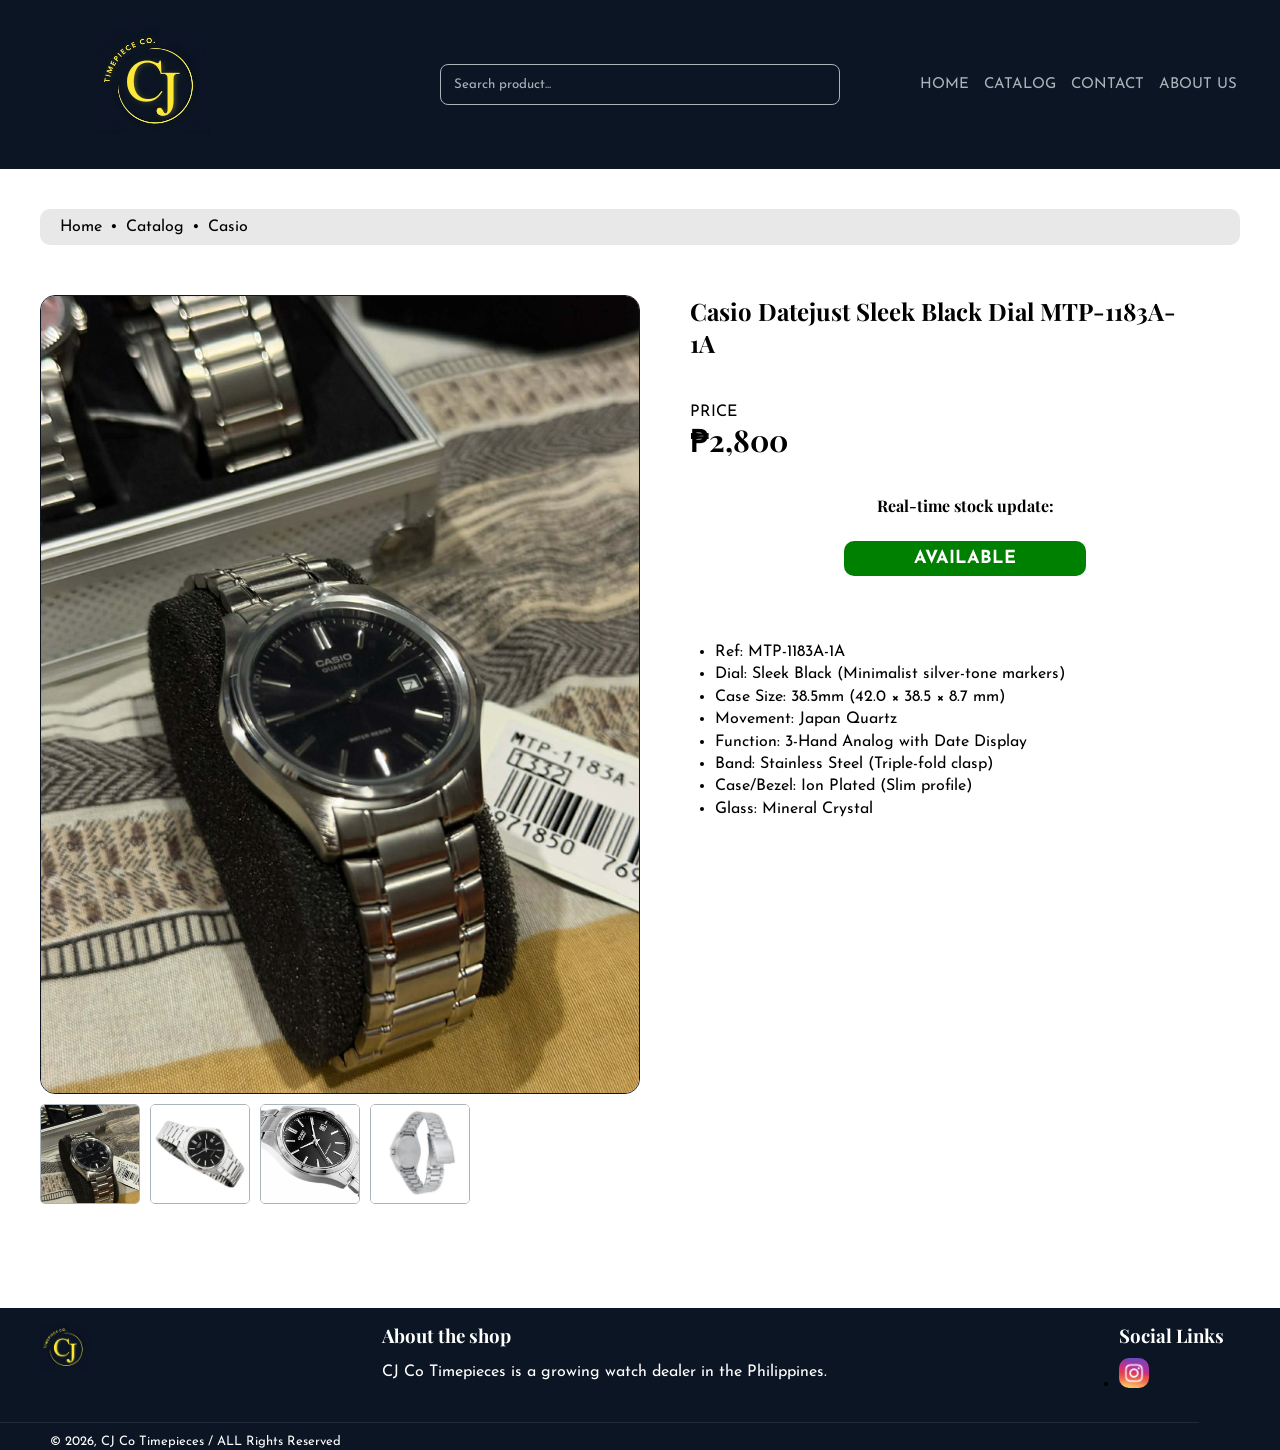
<file: casio/MTP-1183A-1A.html>
<!DOCTYPE html>
<html lang="en">
  <head>
    <meta charset="UTF-8">
    <meta name="viewport" content="width=device-width, initial-scale=1.0">
    <title>Casio Datejust Sleek Black Dial MTP-1183A-1A - CJ Co Timepieces</title>
    <link rel="stylesheet" href="../css/style.css">

    <link rel="preconnect" href="https://fonts.googleapis.com">
    <link rel="preconnect" href="https://fonts.gstatic.com" crossorigin>
    <link href="https://fonts.googleapis.com/css2?family=Josefin+Sans:ital,wght@0,100..700;1,100..700&family=Playfair+Display:ital,wght@0,400..900;1,400..900&display=swap" rel="stylesheet">

  </head>

  <body>
    <!-- Header section -->
    <header>
        <div class="headerLeft">
            <div class="headerLogo">
                <a href="index.html">
                    <img src="../images/cjcoLogo.jpg" alt="CJ Co Timepieces">
                </a>
            </div>
        </div>
        <div class="headerCenter">
            <div class="headerSearchWrapper">
                <input class="headerInput" type="text" placeholder="Search product...">
            </div>
        </div>
        <div class="headerRight">
            <button class="hamburger" id="hamburger">☰</button>
            <nav id="mainNav">
                <ul>
                    <li><a href="../index.html">HOME</a></li>
                    <li><a href="../catalog.html">CATALOG</a></li>
                    <li><a href="../contact.html">CONTACT</a></li>
                    <li><a href="../aboutUs.html">ABOUT US</a></li>
                </ul>
            </nav>
        </div>
    </header>

    <!-- Breadcrumb -->
      <nav class="breadcrumb">
        <ol>
          <li class="breadcrumbHome"><a href="../index.html">Home</a></li>
          <li class="breadcrumbSeparator">•</li>
          <li class="productBreadCrumb"><a href="../catalog.html">Catalog</a></li>
          <li class="breadcrumbSeparator">•</li>
          <li class="productBreadCrumb"><a href="../casio.html">Casio</a></li>
        </ol>
      </nav>

    <!-- Main Section -->
     <main class="productPageMain">
      <div class="productImage">
        <div class="mainImage"><img id="mainImg" src="../images/MTP-1183A-1A-main.jpg" alt=""></div>
        <div class="subImages">
          <div class="subImage1"><img id="subImg1" onclick="switchImage(this)" src="../images/MTP-1183A-1A-main.jpg" alt=""></div>
          <div class="subImage2"><img id="subImg2" onclick="switchImage(this)" src="../images/MTP-1183A-1A-2.webp" alt=""></div>
          <div class="subImage3"><img id="subImg3" onclick="switchImage(this)" src="../images/MTP-1183A-1A-3.jpg" alt=""></div>
          <div class="subImage4"><img id="subImg4" onclick="switchImage(this)" src="../images/MTP-1183A-1A-4.webp" alt=""></div>
        </div>
        
      </div>

      <div class="productContent">
        <div class="productName"><h2>Casio Datejust Sleek Black Dial MTP-1183A-1A</h2></div>
        <div class="productPrice"><p class="priceLabel">PRICE</p><h2>₱2,800</h2></div>
        <div class="productAvailability">
          <h4>Real-time stock update:</h4>
          <div><p class="availabilityText">AVAILABLE</p></div>
        </div>
        <div class="productInfo">
          <ul>
            <li>Ref: MTP-1183A-1A</li>
            <li>Dial: Sleek Black (Minimalist silver-tone markers)</li>
            <li>Case Size: 38.5mm (42.0 × 38.5 × 8.7 mm)</li>
            <li>Movement: Japan Quartz</li>
            <li>Function: 3-Hand Analog with Date Display</li>
            <li>Band: Stainless Steel (Triple-fold clasp)</li>
            <li>Case/Bezel: Ion Plated (Slim profile)</li>
            <li>Glass: Mineral Crystal</li>
          </ul>
        </div>
      </div>
     </main>


    <!-- Footer section -->
     <footer class="footer">
      <div class="footerTop">
        <div class="footerLeft"><img src="../images/cjcoLogo.jpg" alt="CJ Co Timepieces"></div>
        <div class="footerCenter">
          <h3 class="footerAboutTitle">About the shop</h3>
          <p class="footerAboutDescription">CJ Co Timepieces is a growing watch dealer in the Philippines.</p>
        </div>
        <div class="footerRight">
          <h3 class="footerSocialLinks">Social Links</h3>
          <ul class="footerSocialLinksLists">
            <li><a href="https://www.instagram.com/cjco.ph/"><img src="../images/igLogo.jpg" alt="instagram Account"></a></li>
          </ul>
        </div>
      </div>
      <div class="footerBottom">
        <p class="footerCopyright">© 2026, CJ Co Timepieces / ALL Rights Reserved</p>
      </div>
     </footer>

     <!-- js -->
      <script src="../js/script.js"></script>
  </body>
</html>
</file>
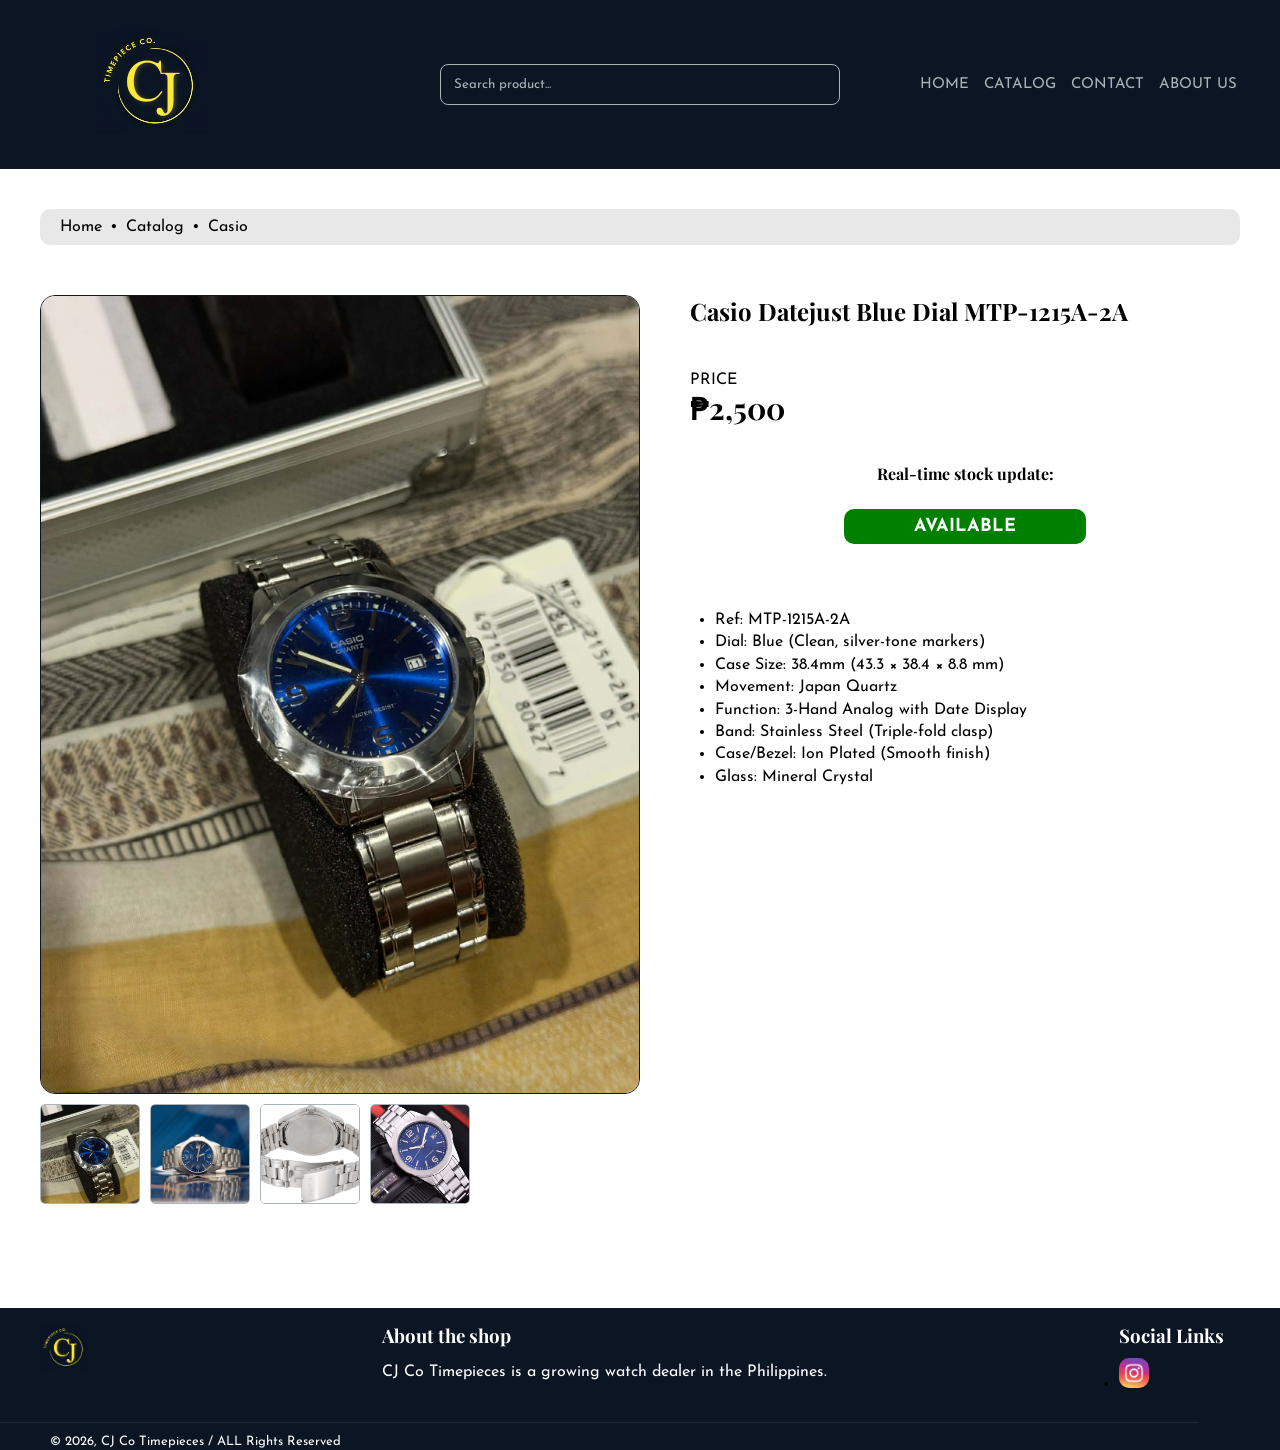
<file: casio/MTP-1215A-2A.html>
<!DOCTYPE html>
<html lang="en">
  <head>
    <meta charset="UTF-8">
    <meta name="viewport" content="width=device-width, initial-scale=1.0">
    <title>Casio Datejust Blue Dial MTP-1215A-2A - CJ Co Timepieces</title>
    <link rel="stylesheet" href="../css/style.css">

    <link rel="preconnect" href="https://fonts.googleapis.com">
    <link rel="preconnect" href="https://fonts.gstatic.com" crossorigin>
    <link href="https://fonts.googleapis.com/css2?family=Josefin+Sans:ital,wght@0,100..700;1,100..700&family=Playfair+Display:ital,wght@0,400..900;1,400..900&display=swap" rel="stylesheet">

  </head>

  <body>
    <!-- Header section -->
    <header>
        <div class="headerLeft">
            <div class="headerLogo">
                <a href="index.html">
                    <img src="../images/cjcoLogo.jpg" alt="CJ Co Timepieces">
                </a>
            </div>
        </div>
        <div class="headerCenter">
            <div class="headerSearchWrapper">
                <input class="headerInput" type="text" placeholder="Search product...">
            </div>
        </div>
        <div class="headerRight">
            <button class="hamburger" id="hamburger">☰</button>
            <nav id="mainNav">
                <ul>
                    <li><a href="../index.html">HOME</a></li>
                    <li><a href="../catalog.html">CATALOG</a></li>
                    <li><a href="../contact.html">CONTACT</a></li>
                    <li><a href="../aboutUs.html">ABOUT US</a></li>
                </ul>
            </nav>
        </div>
    </header>
    
    <!-- Breadcrumb -->
      <nav class="breadcrumb">
        <ol>
          <li class="breadcrumbHome"><a href="../index.html">Home</a></li>
          <li class="breadcrumbSeparator">•</li>
          <li class="productBreadCrumb"><a href="../catalog.html">Catalog</a></li>
          <li class="breadcrumbSeparator">•</li>
          <li class="productBreadCrumb"><a href="../casio.html">Casio</a></li>
        </ol>
      </nav>

    <!-- Main Section -->
     <main class="productPageMain">
      <div class="productImage">
        <div class="mainImage"><img id="mainImg" src="../images/MTP-1215A-2A-main.jpg" alt=""></div>
        <div class="subImages">
          <div class="subImage1"><img id="subImg1" onclick="switchImage(this)" src="../images/MTP-1215A-2A-main.jpg" alt=""></div>
          <div class="subImage2"><img id="subImg2" onclick="switchImage(this)" src="../images/MTP-1215A-2A-2.jpg" alt=""></div>
          <div class="subImage3"><img id="subImg3" onclick="switchImage(this)" src="../images/MTP-1215A-2A-3.jpg" alt=""></div>
          <div class="subImage4"><img id="subImg4" onclick="switchImage(this)" src="../images/MTP-1215A-2A-4.jpg" alt=""></div>
        </div>
        
      </div>

      <div class="productContent">
        <div class="productName"><h2>Casio Datejust Blue Dial MTP-1215A-2A</h2></div>
        <div class="productPrice"><p class="priceLabel">PRICE</p><h2>₱2,500</h2></div>
        <div class="productAvailability">
          <h4>Real-time stock update:</h4>
          <div><p class="availabilityText">AVAILABLE</p></div>
        </div>
        <div class="productInfo">
          <ul>
            <li>Ref: MTP-1215A-2A</li>
            <li>Dial: Blue (Clean, silver-tone markers)</li>
            <li>Case Size: 38.4mm (43.3 × 38.4 × 8.8 mm)</li>
            <li>Movement: Japan Quartz</li>
            <li>Function: 3-Hand Analog with Date Display</li>
            <li>Band: Stainless Steel (Triple-fold clasp)</li>
            <li>Case/Bezel: Ion Plated (Smooth finish)</li>
            <li>Glass: Mineral Crystal</li>
          </ul>
        </div>
      </div>
     </main>


    <!-- Footer section -->
     <footer class="footer">
      <div class="footerTop">
        <div class="footerLeft"><img src="../images/cjcoLogo.jpg" alt="CJ Co Timepieces"></div>
        <div class="footerCenter">
          <h3 class="footerAboutTitle">About the shop</h3>
          <p class="footerAboutDescription">CJ Co Timepieces is a growing watch dealer in the Philippines.</p>
        </div>
        <div class="footerRight">
          <h3 class="footerSocialLinks">Social Links</h3>
          <ul class="footerSocialLinksLists">
            <li><a href="https://www.instagram.com/cjco.ph/"><img src="../images/igLogo.jpg" alt="instagram Account"></a></li>
          </ul>
        </div>
      </div>
      <div class="footerBottom">
        <p class="footerCopyright">© 2026, CJ Co Timepieces / ALL Rights Reserved</p>
      </div>
     </footer>

     <!-- js -->
      <script src="../js/script.js"></script>
  </body>
</html>
</file>
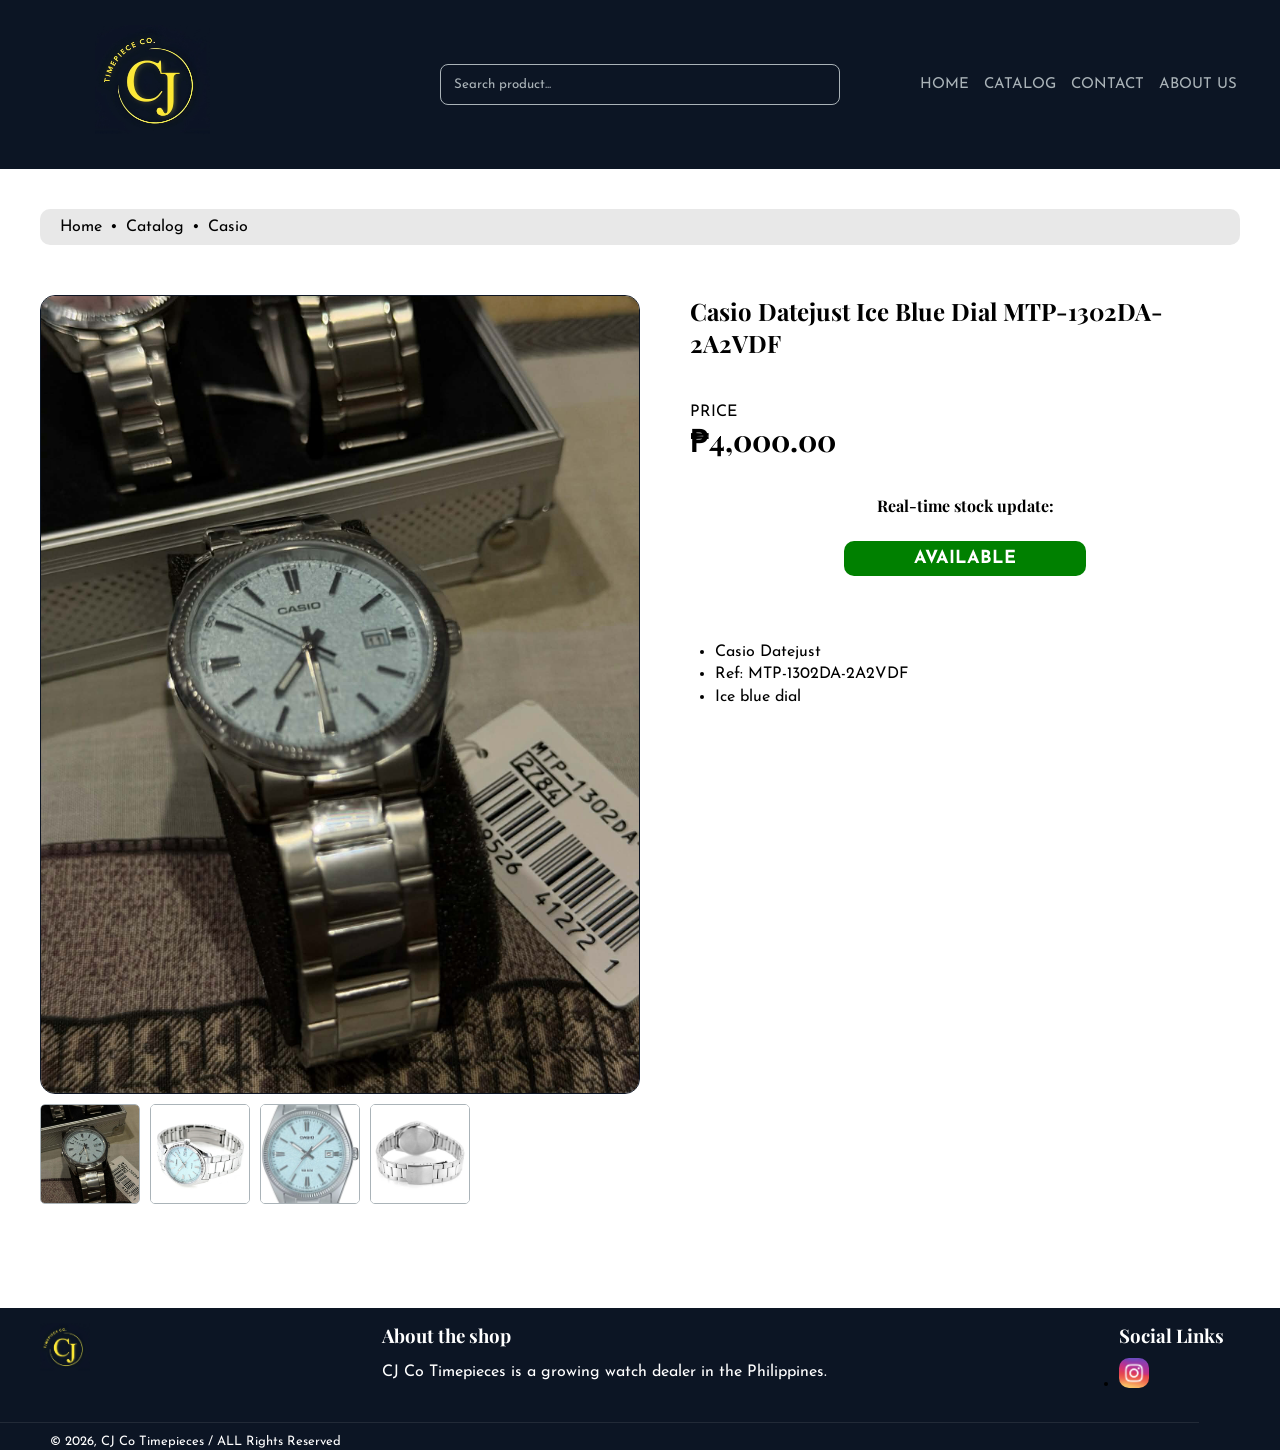
<file: casio/MTP-1302DA-2A2VDF.html>
<!DOCTYPE html>
<html lang="en">
  <head>
    <meta charset="UTF-8">
    <meta name="viewport" content="width=device-width, initial-scale=1.0">
    <title>Casio Datejust Ice Blue Dial MTP-1302DA-2A2VDF - CJ Co Timepieces</title>
    <link rel="stylesheet" href="../css/style.css">

    <link rel="preconnect" href="https://fonts.googleapis.com">
    <link rel="preconnect" href="https://fonts.gstatic.com" crossorigin>
    <link href="https://fonts.googleapis.com/css2?family=Josefin+Sans:ital,wght@0,100..700;1,100..700&family=Playfair+Display:ital,wght@0,400..900;1,400..900&display=swap" rel="stylesheet">
    <link rel="icon" href="images/cjcoLogo.jpg" type="image/jpeg">
  </head>

  <body>
    <!-- Header section -->
    <header>
        <div class="headerLeft">
            <div class="headerLogo">
                <a href="index.html">
                    <img src="../images/cjcoLogo.jpg" alt="CJ Co Timepieces">
                </a>
            </div>
        </div>
        <div class="headerCenter">
            <div class="headerSearchWrapper">
                <input class="headerInput" type="text" placeholder="Search product...">
            </div>
        </div>
        <div class="headerRight">
            <button class="hamburger" id="hamburger">☰</button>
            <nav id="mainNav">
                <ul>
                    <li><a href="../index.html">HOME</a></li>
                    <li><a href="../catalog.html">CATALOG</a></li>
                    <li><a href="../contact.html">CONTACT</a></li>
                    <li><a href="../aboutUs.html">ABOUT US</a></li>
                </ul>
            </nav>
        </div>
    </header>

    <!-- Breadcrumb -->
      <nav class="breadcrumb">
        <ol>
          <li class="breadcrumbHome"><a href="../index.html">Home</a></li>
          <li class="breadcrumbSeparator">•</li>
          <li class="productBreadCrumb"><a href="../catalog.html">Catalog</a></li>
          <li class="breadcrumbSeparator">•</li>
          <li class="productBreadCrumb"><a href="../casio.html">Casio</a></li>
        </ol>
      </nav>

    <!-- Main Section -->
     <main class="productPageMain">
      <div class="productImage">
        <div class="mainImage"><img id="mainImg" src="../images/MTP-1302DA-2A2VDF-main.jpg" alt=""></div>
        <div class="subImages">
          <div class="subImage1"><img id="subImg1" onclick="switchImage(this)" src="../images/MTP-1302DA-2A2VDF-main.jpg" alt=""></div>
          <div class="subImage2"><img id="subImg2" onclick="switchImage(this)" src="../images/MTP-1302DA-2A2VDF-2.webp" alt=""></div>
          <div class="subImage3"><img id="subImg3" onclick="switchImage(this)" src="../images/MTP-1302DA-2A2VDF-3.webp" alt=""></div>
          <div class="subImage4"><img id="subImg4" onclick="switchImage(this)" src="../images/MTP-1302DA-2A2VDF-4.webp" alt=""></div>
        </div>
        
      </div>

      <div class="productContent">
        <div class="productName"><h2>Casio Datejust Ice Blue Dial MTP-1302DA-2A2VDF</h2></div>
        <div class="productPrice"><p class="priceLabel">PRICE</p><h2>₱4,000.00</h2></div>
        <div class="productAvailability">
          <h4>Real-time stock update:</h4>
          <div><p class="availabilityText">AVAILABLE</p></div>
        </div>
        <div class="productInfo">
          <ul>
            <li>Casio Datejust</li>
            <li>Ref: MTP-1302DA-2A2VDF</li>
            <li>Ice blue dial</li>
          </ul>
        </div>
      </div>
     </main>


    <!-- Footer section -->
     <footer class="footer">
      <div class="footerTop">
        <div class="footerLeft"><img src="../images/cjcoLogo.jpg" alt="CJ Co Timepieces"></div>
        <div class="footerCenter">
          <h3 class="footerAboutTitle">About the shop</h3>
          <p class="footerAboutDescription">CJ Co Timepieces is a growing watch dealer in the Philippines.</p>
        </div>
        <div class="footerRight">
          <h3 class="footerSocialLinks">Social Links</h3>
          <ul class="footerSocialLinksLists">
            <li><a href="https://www.instagram.com/cjco.ph/"><img src="../images/igLogo.jpg" alt="instagram Account"></a></li>
          </ul>
        </div>
      </div>
      <div class="footerBottom">
        <p class="footerCopyright">© 2026, CJ Co Timepieces / ALL Rights Reserved</p>
      </div>
     </footer>

     <!-- js -->
      <script src="../js/script.js"></script>
  </body>
</html>
</file>
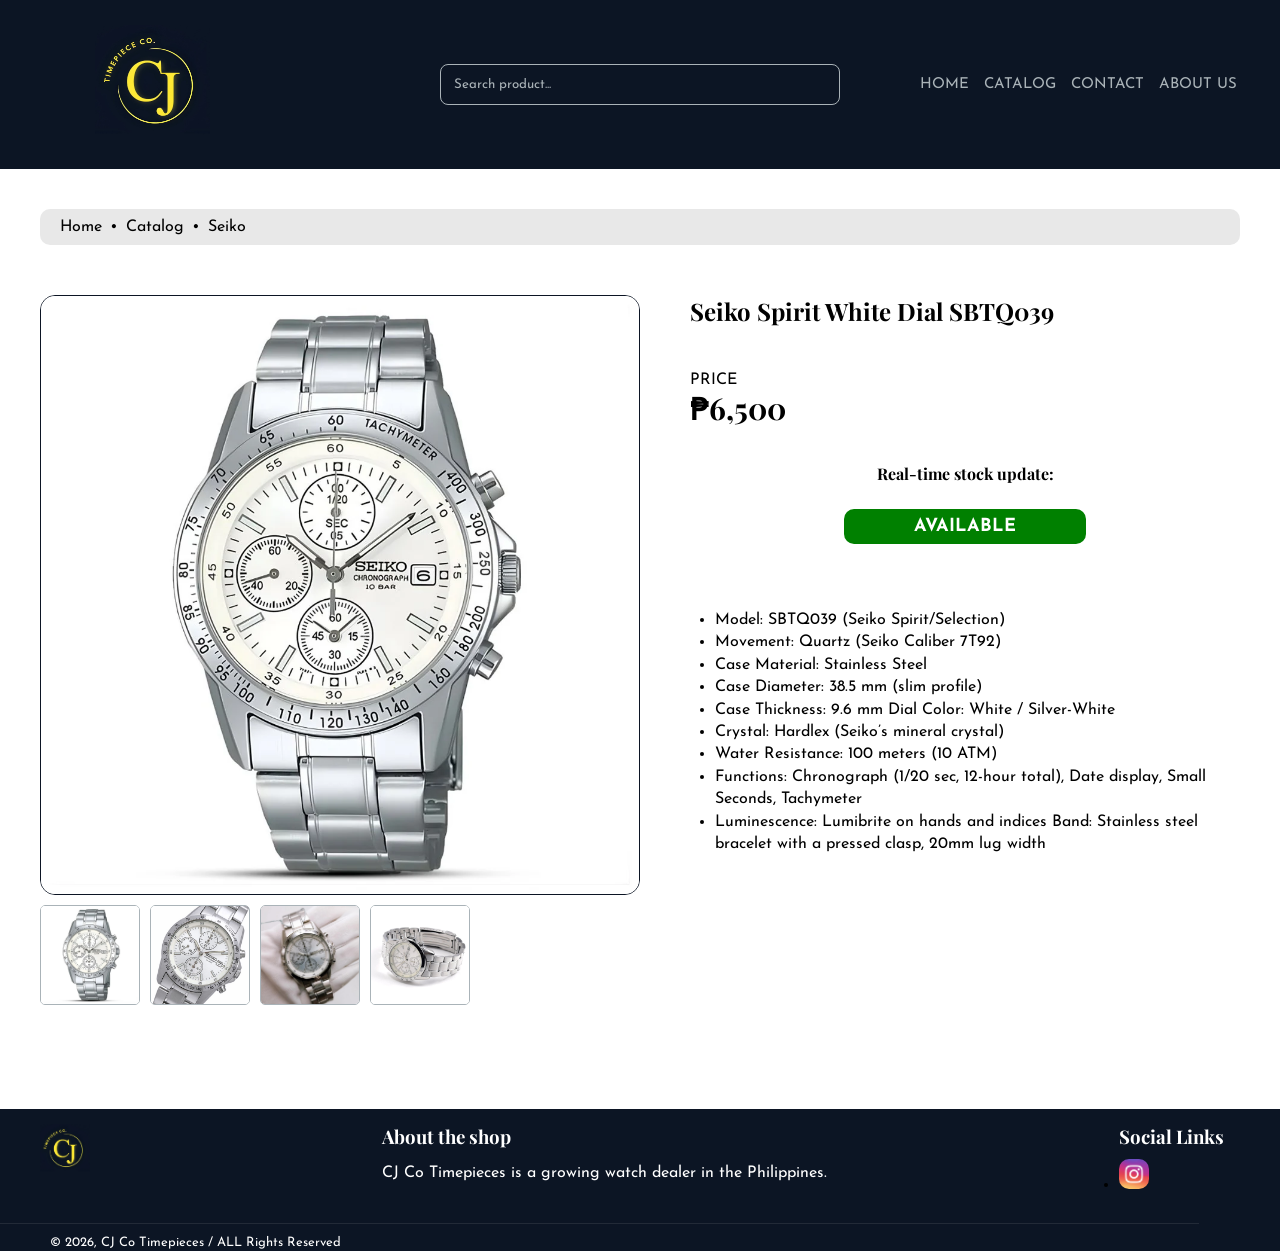
<file: seiko/SBTQ039.html>
<!DOCTYPE html>
<html lang="en">
  <head>
    <meta charset="UTF-8">
    <meta name="viewport" content="width=device-width, initial-scale=1.0">
    <title>Seiko Spirit White Dial SBTQ039 - CJ Co Timepieces</title>
    <link rel="stylesheet" href="../css/style.css">

    <link rel="preconnect" href="https://fonts.googleapis.com">
    <link rel="preconnect" href="https://fonts.gstatic.com" crossorigin>
    <link href="https://fonts.googleapis.com/css2?family=Josefin+Sans:ital,wght@0,100..700;1,100..700&family=Playfair+Display:ital,wght@0,400..900;1,400..900&display=swap" rel="stylesheet">
    <link rel="icon" href="images/cjcoLogo.jpg" type="image/jpeg">
  </head>

  <body>
    <!-- Header section -->
    <header>
        <div class="headerLeft">
            <div class="headerLogo">
                <a href="index.html">
                    <img src="../images/cjcoLogo.jpg" alt="CJ Co Timepieces">
                </a>
            </div>
        </div>
        <div class="headerCenter">
            <div class="headerSearchWrapper">
                <input class="headerInput" type="text" placeholder="Search product...">
            </div>
        </div>
        <div class="headerRight">
            <button class="hamburger" id="hamburger">☰</button>
            <nav id="mainNav">
                <ul>
                    <li><a href="../index.html">HOME</a></li>
                    <li><a href="../catalog.html">CATALOG</a></li>
                    <li><a href="../contact.html">CONTACT</a></li>
                    <li><a href="../aboutUs.html">ABOUT US</a></li>
                </ul>
            </nav>
        </div>
    </header>

    <!-- Breadcrumb -->
      <nav class="breadcrumb">
        <ol>
          <li class="breadcrumbHome"><a href="../index.html">Home</a></li>
          <li class="breadcrumbSeparator">•</li>
          <li class="productBreadCrumb"><a href="../catalog.html">Catalog</a></li>
          <li class="breadcrumbSeparator">•</li>
          <li class="productBreadCrumb"><a href="../seiko.html">Seiko</a></li>
        </ol>
      </nav>

    <!-- Main Section -->
     <main class="productPageMain">
      <div class="productImage">
        <div class="mainImage"><img id="mainImg" src="../images/SBTQ039-main.webp" alt=""></div>
        <div class="subImages">
          <div class="subImage1"><img id="subImg1" onclick="switchImage(this)" src="../images/SBTQ039-main.webp" alt=""></div>
          <div class="subImage2"><img id="subImg2" onclick="switchImage(this)" src="../images/SBTQ039-2.jpg" alt=""></div>
          <div class="subImage3"><img id="subImg3" onclick="switchImage(this)" src="../images/SBTQ039-3.jpg" alt=""></div>
          <div class="subImage4"><img id="subImg4" onclick="switchImage(this)" src="../images/SBTQ039-4.jpg" alt=""></div>
        </div>
        
      </div>

      <div class="productContent">
        <div class="productName"><h2>Seiko Spirit White Dial SBTQ039</h2></div>
        <div class="productPrice"><p class="priceLabel">PRICE</p><h2>₱6,500</h2></div>
        <div class="productAvailability">
          <h4>Real-time stock update:</h4>
          <div><p class="availabilityText">AVAILABLE</p></div>
        </div>
        <div class="productInfo">
          <ul>
            <li>Model: SBTQ039 (Seiko Spirit/Selection)</li>
            <li>Movement: Quartz (Seiko Caliber 7T92)</li>
            <li>Case Material: Stainless Steel</li>
            <li>Case Diameter: 38.5 mm (slim profile)</li>
            <li>Case Thickness: 9.6 mm Dial Color: White / Silver-White</li>
            <li>Crystal: Hardlex (Seiko’s mineral crystal)</li>
            <li>Water Resistance: 100 meters (10 ATM)</li>
            <li>Functions: Chronograph (1/20 sec, 12-hour total), Date display, Small Seconds, Tachymeter</li>
            <li>Luminescence: Lumibrite on hands and indices Band: Stainless steel bracelet with a pressed clasp, 20mm lug width</li>
          </ul>
        </div>
      </div>
     </main>


    <!-- Footer section -->
     <footer class="footer">
      <div class="footerTop">
        <div class="footerLeft"><img src="../images/cjcoLogo.jpg" alt="CJ Co Timepieces"></div>
        <div class="footerCenter">
          <h3 class="footerAboutTitle">About the shop</h3>
          <p class="footerAboutDescription">CJ Co Timepieces is a growing watch dealer in the Philippines.</p>
        </div>
        <div class="footerRight">
          <h3 class="footerSocialLinks">Social Links</h3>
          <ul class="footerSocialLinksLists">
            <li><a href="https://www.instagram.com/cjco.ph/"><img src="../images/igLogo.jpg" alt="instagram Account"></a></li>
          </ul>
        </div>
      </div>
      <div class="footerBottom">
        <p class="footerCopyright">© 2026, CJ Co Timepieces / ALL Rights Reserved</p>
      </div>
     </footer>

     <!-- js -->
      <script src="../js/script.js"></script>
  </body>
</html>
</file>
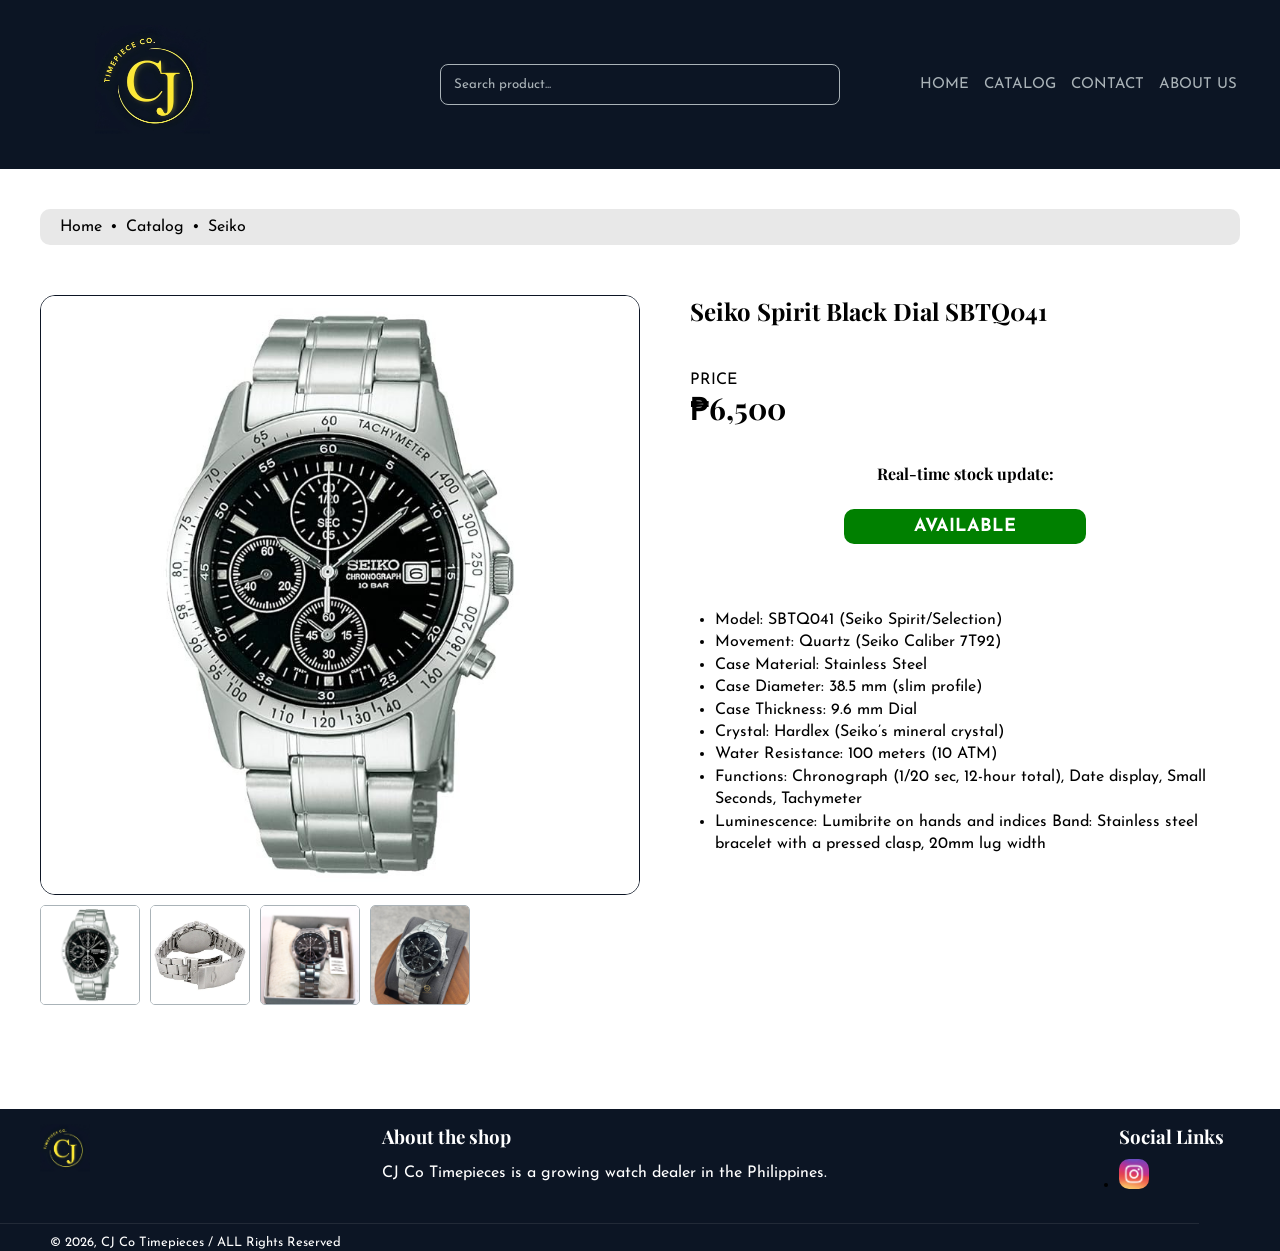
<file: seiko/SBTQ041.html>
<!DOCTYPE html>
<html lang="en">
  <head>
    <meta charset="UTF-8">
    <meta name="viewport" content="width=device-width, initial-scale=1.0">
    <title>Seiko Spirit Black Dial SBTQ041 - CJ Co Timepieces</title>
    <link rel="stylesheet" href="../css/style.css">

    <link rel="preconnect" href="https://fonts.googleapis.com">
    <link rel="preconnect" href="https://fonts.gstatic.com" crossorigin>
    <link href="https://fonts.googleapis.com/css2?family=Josefin+Sans:ital,wght@0,100..700;1,100..700&family=Playfair+Display:ital,wght@0,400..900;1,400..900&display=swap" rel="stylesheet">
    <link rel="icon" href="images/cjcoLogo.jpg" type="image/jpeg">
  </head>

  <body>
    <!-- Header section -->
    <header>
        <div class="headerLeft">
            <div class="headerLogo">
                <a href="index.html">
                    <img src="../images/cjcoLogo.jpg" alt="CJ Co Timepieces">
                </a>
            </div>
        </div>
        <div class="headerCenter">
            <div class="headerSearchWrapper">
                <input class="headerInput" type="text" placeholder="Search product...">
            </div>
        </div>
        <div class="headerRight">
            <button class="hamburger" id="hamburger">☰</button>
            <nav id="mainNav">
                <ul>
                    <li><a href="../index.html">HOME</a></li>
                    <li><a href="../catalog.html">CATALOG</a></li>
                    <li><a href="../contact.html">CONTACT</a></li>
                    <li><a href="../aboutUs.html">ABOUT US</a></li>
                </ul>
            </nav>
        </div>
    </header>

    <!-- Breadcrumb -->
      <nav class="breadcrumb">
        <ol>
          <li class="breadcrumbHome"><a href="../index.html">Home</a></li>
          <li class="breadcrumbSeparator">•</li>
          <li class="productBreadCrumb"><a href="../catalog.html">Catalog</a></li>
          <li class="breadcrumbSeparator">•</li>
          <li class="productBreadCrumb"><a href="../seiko.html">Seiko</a></li>
        </ol>
      </nav>

    <!-- Main Section -->
     <main class="productPageMain">
      <div class="productImage">
        <div class="mainImage"><img id="mainImg" src="../images/SBTQ041-main.jpg" alt=""></div>
        <div class="subImages">
          <div class="subImage1"><img id="subImg1" onclick="switchImage(this)" src="../images/SBTQ041-main.jpg" alt=""></div>
          <div class="subImage2"><img id="subImg2" onclick="switchImage(this)" src="../images/SBTQ041-2.webp" alt=""></div>
          <div class="subImage3"><img id="subImg3" onclick="switchImage(this)" src="../images/SBTQ041-3.png" alt=""></div>
          <div class="subImage4"><img id="subImg4" onclick="switchImage(this)" src="../images/SBTQ041-4.jpg" alt=""></div>
        </div>
        
      </div>

      <div class="productContent">
        <div class="productName"><h2>Seiko Spirit Black Dial SBTQ041</h2></div>
        <div class="productPrice"><p class="priceLabel">PRICE</p><h2>₱6,500</h2></div>
        <div class="productAvailability">
          <h4>Real-time stock update:</h4>
          <div><p class="availabilityText">AVAILABLE</p></div>
        </div>
        <div class="productInfo">
          <ul>
            <li>Model: SBTQ041 (Seiko Spirit/Selection)</li>
            <li>Movement: Quartz (Seiko Caliber 7T92)</li>
            <li>Case Material: Stainless Steel</li>
            <li>Case Diameter: 38.5 mm (slim profile)</li>
            <li>Case Thickness: 9.6 mm Dial</li>
            <li>Crystal: Hardlex (Seiko’s mineral crystal)</li>
            <li>Water Resistance: 100 meters (10 ATM)</li>
            <li>Functions: Chronograph (1/20 sec, 12-hour total), Date display, Small Seconds, Tachymeter</li>
            <li>Luminescence: Lumibrite on hands and indices Band: Stainless steel bracelet with a pressed clasp, 20mm lug width</li>
          </ul>
        </div>
      </div>
     </main>


    <!-- Footer section -->
     <footer class="footer">
      <div class="footerTop">
        <div class="footerLeft"><img src="../images/cjcoLogo.jpg" alt="CJ Co Timepieces"></div>
        <div class="footerCenter">
          <h3 class="footerAboutTitle">About the shop</h3>
          <p class="footerAboutDescription">CJ Co Timepieces is a growing watch dealer in the Philippines.</p>
        </div>
        <div class="footerRight">
          <h3 class="footerSocialLinks">Social Links</h3>
          <ul class="footerSocialLinksLists">
            <li><a href="https://www.instagram.com/cjco.ph/"><img src="../images/igLogo.jpg" alt="instagram Account"></a></li>
          </ul>
        </div>
      </div>
      <div class="footerBottom">
        <p class="footerCopyright">© 2026, CJ Co Timepieces / ALL Rights Reserved</p>
      </div>
     </footer>

     <!-- js -->
      <script src="../js/script.js"></script>
  </body>
</html>
</file>
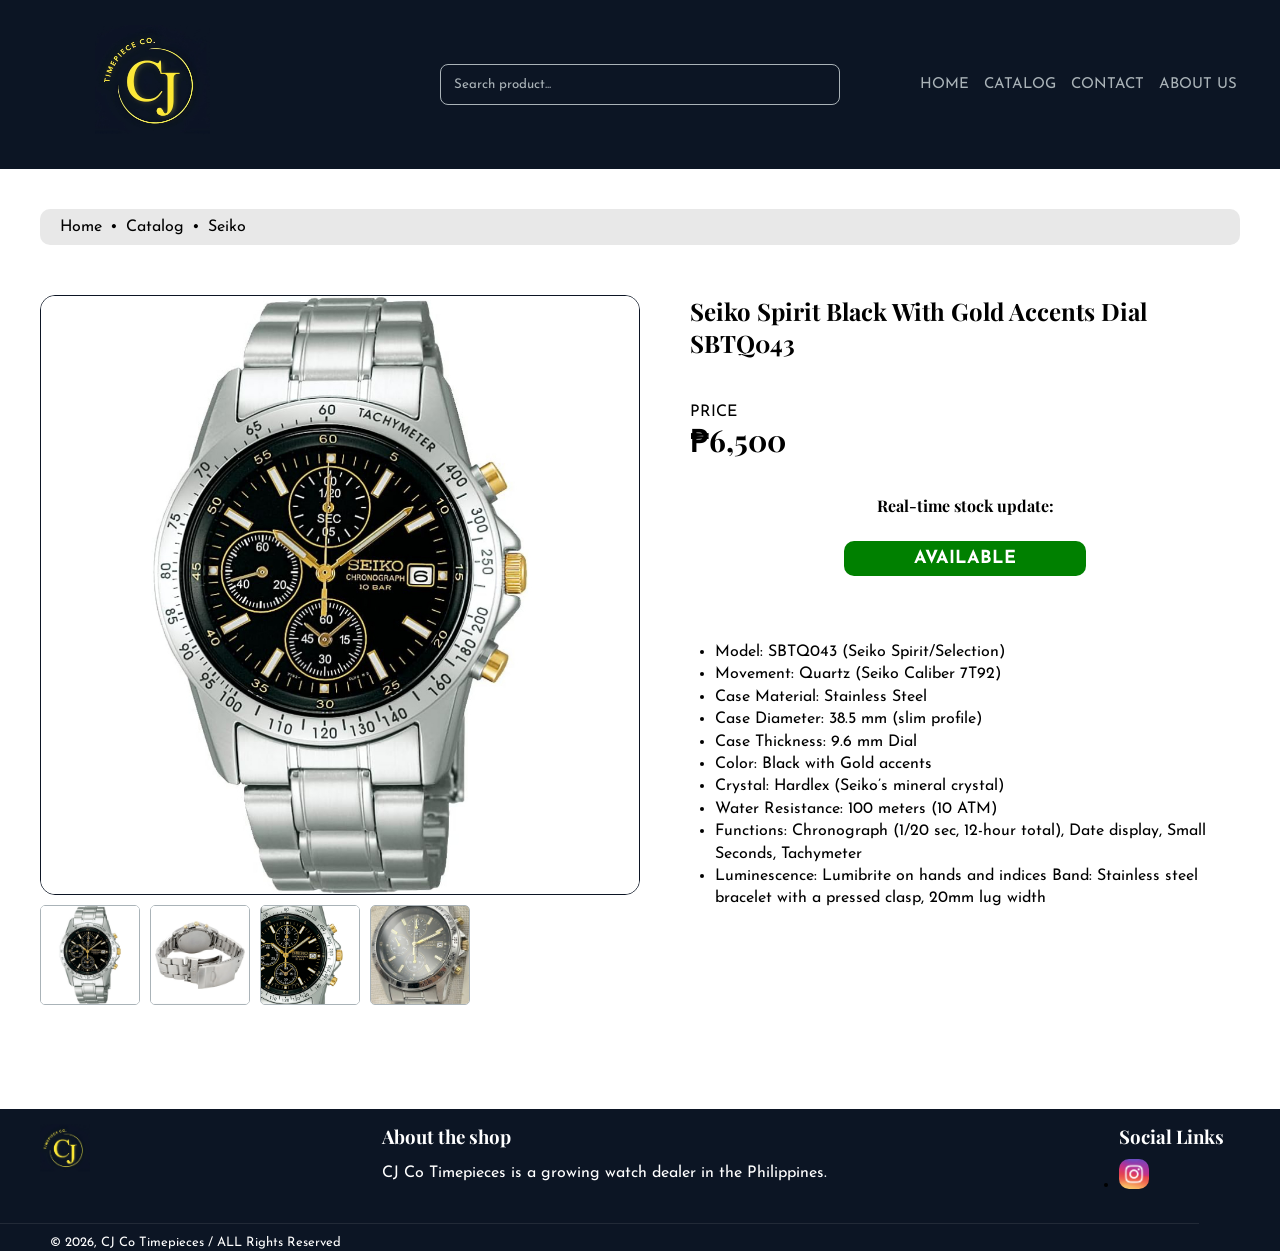
<file: seiko/SBTQ043.html>
<!DOCTYPE html>
<html lang="en">
  <head>
    <meta charset="UTF-8">
    <meta name="viewport" content="width=device-width, initial-scale=1.0">
    <title>Seiko Spirit Black With Gold Accents Dial SBTQ043 - CJ Co Timepieces</title>
    <link rel="stylesheet" href="../css/style.css">

    <link rel="preconnect" href="https://fonts.googleapis.com">
    <link rel="preconnect" href="https://fonts.gstatic.com" crossorigin>
    <link href="https://fonts.googleapis.com/css2?family=Josefin+Sans:ital,wght@0,100..700;1,100..700&family=Playfair+Display:ital,wght@0,400..900;1,400..900&display=swap" rel="stylesheet">
    <link rel="icon" href="images/cjcoLogo.jpg" type="image/jpeg">
  </head>

  <body>
    <!-- Header section -->
    <header>
        <div class="headerLeft">
            <div class="headerLogo">
                <a href="index.html">
                    <img src="../images/cjcoLogo.jpg" alt="CJ Co Timepieces">
                </a>
            </div>
        </div>
        <div class="headerCenter">
            <div class="headerSearchWrapper">
                <input class="headerInput" type="text" placeholder="Search product...">
            </div>
        </div>
        <div class="headerRight">
            <button class="hamburger" id="hamburger">☰</button>
            <nav id="mainNav">
                <ul>
                    <li><a href="../index.html">HOME</a></li>
                    <li><a href="../catalog.html">CATALOG</a></li>
                    <li><a href="../contact.html">CONTACT</a></li>
                    <li><a href="../aboutUs.html">ABOUT US</a></li>
                </ul>
            </nav>
        </div>
    </header>
    
    <!-- Breadcrumb -->
      <nav class="breadcrumb">
        <ol>
          <li class="breadcrumbHome"><a href="../index.html">Home</a></li>
          <li class="breadcrumbSeparator">•</li>
          <li class="productBreadCrumb"><a href="../catalog.html">Catalog</a></li>
          <li class="breadcrumbSeparator">•</li>
          <li class="productBreadCrumb"><a href="../seiko.html">Seiko</a></li>
        </ol>
      </nav>

    <!-- Main Section -->
     <main class="productPageMain">
      <div class="productImage">
        <div class="mainImage"><img id="mainImg" src="../images/SBTQ043-main.jpg" alt=""></div>
        <div class="subImages">
          <div class="subImage1"><img id="subImg1" onclick="switchImage(this)" src="../images/SBTQ043-main.jpg" alt=""></div>
          <div class="subImage2"><img id="subImg2" onclick="switchImage(this)" src="../images/SBTQ043-2.webp" alt=""></div>
          <div class="subImage3"><img id="subImg3" onclick="switchImage(this)" src="../images/SBTQ043-3.webp" alt=""></div>
          <div class="subImage4"><img id="subImg4" onclick="switchImage(this)" src="../images/SBTQ043-4.jpg" alt=""></div>
        </div>
      </div>

      <div class="productContent">
        <div class="productName"><h2>Seiko Spirit Black With Gold Accents Dial SBTQ043</h2></div>
        <div class="productPrice"><p class="priceLabel">PRICE</p><h2>₱6,500</h2></div>
        <div class="productAvailability">
          <h4>Real-time stock update:</h4>
          <div><p class="availabilityText">AVAILABLE</p></div>
        </div>
        <div class="productInfo">
          <ul>
            <li>Model: SBTQ043 (Seiko Spirit/Selection)</li>
            <li>Movement: Quartz (Seiko Caliber 7T92)</li>
            <li>Case Material: Stainless Steel</li>
            <li>Case Diameter: 38.5 mm (slim profile)</li>
            <li>Case Thickness: 9.6 mm Dial</li>
            <li>Color: Black with Gold accents</li>
            <li>Crystal: Hardlex (Seiko’s mineral crystal)</li>
            <li>Water Resistance: 100 meters (10 ATM)</li>
            <li>Functions: Chronograph (1/20 sec, 12-hour total), Date display, Small Seconds, Tachymeter</li>
            <li>Luminescence: Lumibrite on hands and indices Band: Stainless steel bracelet with a pressed clasp, 20mm lug width</li>
          </ul>
        </div>
      </div>
     </main>


    <!-- Footer section -->
     <footer class="footer">
      <div class="footerTop">
        <div class="footerLeft"><img src="../images/cjcoLogo.jpg" alt="CJ Co Timepieces"></div>
        <div class="footerCenter">
          <h3 class="footerAboutTitle">About the shop</h3>
          <p class="footerAboutDescription">CJ Co Timepieces is a growing watch dealer in the Philippines.</p>
        </div>
        <div class="footerRight">
          <h3 class="footerSocialLinks">Social Links</h3>
          <ul class="footerSocialLinksLists">
            <li><a href="https://www.instagram.com/cjco.ph/"><img src="../images/igLogo.jpg" alt="instagram Account"></a></li>
          </ul>
        </div>
      </div>
      <div class="footerBottom">
        <p class="footerCopyright">© 2026, CJ Co Timepieces / ALL Rights Reserved</p>
      </div>
     </footer>

     <!-- js -->
      <script src="../js/script.js"></script>
  </body>
</html>
</file>
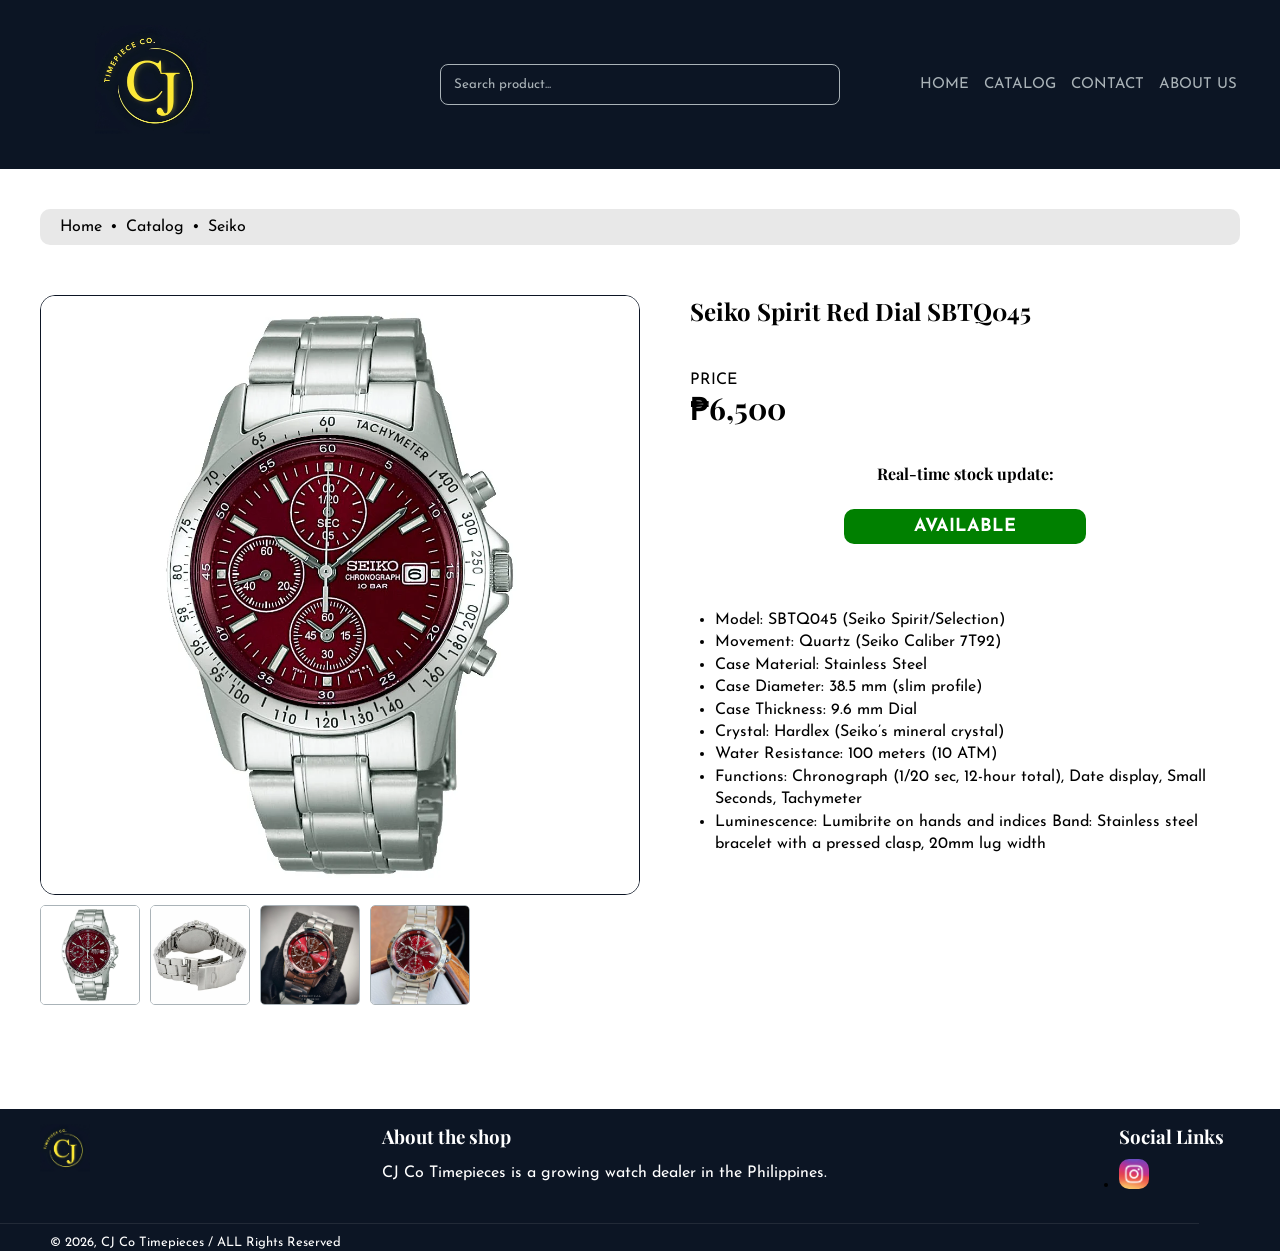
<file: seiko/SBTQ045.html>
<!DOCTYPE html>
<html lang="en">
  <head>
    <meta charset="UTF-8">
    <meta name="viewport" content="width=device-width, initial-scale=1.0">
    <title>Seiko Spirit Red Dial SBTQ045 - CJ Co Timepieces</title>
    <link rel="stylesheet" href="../css/style.css">

    <link rel="preconnect" href="https://fonts.googleapis.com">
    <link rel="preconnect" href="https://fonts.gstatic.com" crossorigin>
    <link href="https://fonts.googleapis.com/css2?family=Josefin+Sans:ital,wght@0,100..700;1,100..700&family=Playfair+Display:ital,wght@0,400..900;1,400..900&display=swap" rel="stylesheet">
    <link rel="icon" href="images/cjcoLogo.jpg" type="image/jpeg">
  </head>

  <body>
    <!-- Header section -->
    <header>
        <div class="headerLeft">
            <div class="headerLogo">
                <a href="index.html">
                    <img src="../images/cjcoLogo.jpg" alt="CJ Co Timepieces">
                </a>
            </div>
        </div>
        <div class="headerCenter">
            <div class="headerSearchWrapper">
                <input class="headerInput" type="text" placeholder="Search product...">
            </div>
        </div>
        <div class="headerRight">
            <button class="hamburger" id="hamburger">☰</button>
            <nav id="mainNav">
                <ul>
                    <li><a href="../index.html">HOME</a></li>
                    <li><a href="../catalog.html">CATALOG</a></li>
                    <li><a href="../contact.html">CONTACT</a></li>
                    <li><a href="../aboutUs.html">ABOUT US</a></li>
                </ul>
            </nav>
        </div>
    </header>

    <!-- Breadcrumb -->
      <nav class="breadcrumb">
        <ol>
          <li class="breadcrumbHome"><a href="../index.html">Home</a></li>
          <li class="breadcrumbSeparator">•</li>
          <li class="productBreadCrumb"><a href="../catalog.html">Catalog</a></li>
          <li class="breadcrumbSeparator">•</li>
          <li class="productBreadCrumb"><a href="../seiko.html">Seiko</a></li>
        </ol>
      </nav>

    <!-- Main Section -->
     <main class="productPageMain">
      <div class="productImage">
        <div class="mainImage"><img id="mainImg" src="../images/SBTQ045-main.webp" alt=""></div>

        <div class="subImages">
          <div class="subImage1"><img id="subImg1" onclick="switchImage(this)" src="../images/SBTQ045-main.webp" alt=""></div>
          <div class="subImage2"><img id="subImg2" onclick="switchImage(this)" src="../images/SBTQ045-2.jpg" alt=""></div>
          <div class="subImage3"><img id="subImg3" onclick="switchImage(this)" src="../images/SBTQ045-3.jpg" alt=""></div>
          <div class="subImage4"><img id="subImg4" onclick="switchImage(this)" src="../images/SBTQ045-4.webp" alt=""></div>
        </div>
        
      </div>

      <div class="productContent">
        <div class="productName"><h2>Seiko Spirit Red Dial SBTQ045</h2></div>
        <div class="productPrice"><p class="priceLabel">PRICE</p><h2>₱6,500</h2></div>
        <div class="productAvailability">
          <h4>Real-time stock update:</h4>
          <div><p class="availabilityText">AVAILABLE</p></div>
        </div>
        <div class="productInfo">
          <ul>
            <li>Model: SBTQ045 (Seiko Spirit/Selection)</li>
            <li>Movement: Quartz (Seiko Caliber 7T92)</li>
            <li>Case Material: Stainless Steel</li>
            <li>Case Diameter: 38.5 mm (slim profile)</li>
            <li>Case Thickness: 9.6 mm Dial</li>
            <li>Crystal: Hardlex (Seiko’s mineral crystal)</li>
            <li>Water Resistance: 100 meters (10 ATM)</li>
            <li>Functions: Chronograph (1/20 sec, 12-hour total), Date display, Small Seconds, Tachymeter</li>
            <li>Luminescence: Lumibrite on hands and indices Band: Stainless steel bracelet with a pressed clasp, 20mm lug width</li>
          </ul>
        </div>
      </div>
     </main>


    <!-- Footer section -->
     <footer class="footer">
      <div class="footerTop">
        <div class="footerLeft"><img src="../images/cjcoLogo.jpg" alt="CJ Co Timepieces"></div>
        <div class="footerCenter">
          <h3 class="footerAboutTitle">About the shop</h3>
          <p class="footerAboutDescription">CJ Co Timepieces is a growing watch dealer in the Philippines.</p>
        </div>
        <div class="footerRight">
          <h3 class="footerSocialLinks">Social Links</h3>
          <ul class="footerSocialLinksLists">
            <li><a href="https://www.instagram.com/cjco.ph/"><img src="../images/igLogo.jpg" alt="instagram Account"></a></li>
          </ul>
        </div>
      </div>
      <div class="footerBottom">
        <p class="footerCopyright">© 2026, CJ Co Timepieces / ALL Rights Reserved</p>
      </div>
     </footer>

     <!-- js -->
      <script src="../js/script.js"></script>
  </body>
</html>
</file>
<file: css/style.css>
:root {
    --gold: #FF9933;
    --grey: #aab3b8;
    --dark-blue: #0c1524;
    --white: white;
  }

  * {
    margin: 0;
    padding: 0;
    box-sizing: border-box;
  }

  body {
    background-color: var(--white);
    color: black;
    font-family: "Josefin Sans", sans-serif;
  }

  h1, h2, h3, h4, h5, h6 {
    font-family: "Playfair Display", serif;
  }

  /* header */

  header {
    position: sticky;
    top: 0;
    z-index: 100;
    background: var(--dark-blue);
    display: flex;
    justify-content: space-between; 
    align-items: center;
    padding: 25px;
    transition: padding 0.3s ease;
    gap: 80px;
  }

  header.scrolled {
    padding: 20px 25px;
    transition: padding 0.3s ease
  }

  header.scrolled .headerLogo {
    max-width: 60px;
  }

  header.scrolled .headerLogo img {
    width: 70px;
    transition: width 0.3s ease;
  }

  header nav {
    flex: 0 0 auto;
  }

  header nav ul {
    list-style-type: none;
    display: flex;
    gap: 15px;
    font-size: 15px;
  }

  header nav ul li a {
    text-decoration: none;
    color: var(--grey);
    transition: color 0.3s ease;
  }

  header nav ul li a:hover {
    color: white;
  }

  .headerLogo {
    margin-left: 70px;
    flex: 0 0 auto;
    max-width: 150px;
    overflow: hidden;
    transition: max-width 0.3s ease; 
  }

  .headerLogo img {
    width: 115px;
    height: auto;
    transition: width 0.3s ease;
  }

  .headerInput {
    width: 400px;
    background-color: transparent;
    border: 1px solid var(--grey);  
    border-radius: 8px;
    padding: 13px;
    outline: none;
    color: white;
    font-family: inherit;
    flex: none;
  }

  .headerInput::placeholder {
    color: var(--grey);
  }

  .headerSearchWrapper {
    flex: 1;
    display: flex;
    justify-content: center;
  }

  .headerLeft, .headerRight {
    flex: 1;
  }

  .headerCenter {
    flex: 1;
    display: flex;
    justify-content: center;
  }

  /* brand selection */
  .brandSelection {
      display: flex;
      justify-content: left;
      gap: 90px;
      padding: 40px;
      background-color: white;
      position: relative;
      padding-bottom: 20px;
      padding-left: 120px;
  }

  .brandSelection::before {
    content: '';
    position: absolute;
    bottom: 0px;
    left: 70px;
    width: 337px;
    height: 3.5px;
    background-color: black;
    z-index: 1;
  }

  .brandSelection::after {
    content: '';
    position: absolute;
    bottom: 0px;
    left: 70px;
    right: 70px;
    height: 3.5px;
    background-color: var(--grey);
  }

  .brandCard {
      display: flex;
      flex-direction: column;
      align-items: center;
      gap: 5px;
      padding-bottom: 15px;
  }

  .brandCard img {
      width: 80px;
      height: auto;
      border-radius: 50%;
      object-fit: cover;
      transition: all 0.3s ease;
  }

  .brandCard img:hover {
    transform: scale(1.05);
    transition: all 0.3s ease;
    box-shadow: 0px 0px 20px rgba(0, 0, 0, 0.4);
  }

  .brandCard h2 {
      font-size: 16px;
      letter-spacing: 1.5px;
  }

  /* Hero section */
  .heroSection {
    margin-top: 25px;
    background-image: url('../images/seikoWatchHeroL.jpg');
    background-size: cover;
    background-position: center;
    height: 630px;
    display: flex;
    justify-content: center;
    align-items: center;
    position: relative;
  }

  .heroContent {
    display: flex;
    flex-direction: column;
    align-items: center;
    text-align: center;
    gap: 20px;
  }

  .heroSection .heroContent .heroBtn:hover {
    background-color: transparent;
    border: 1px solid white;  
    transition: all 0.3s ease;
  }

  .heroSection .heroContent h1 {
    position: absolute;
    top: 60px;
    justify-content: center;
    align-items: center;
    color: white;
  }

  .heroSection .heroContent p {
    position: absolute;
    top: 120px;
    justify-content: center;
    align-items: center;
  }

  .heroSection .heroContent p,
  .heroSection .heroContent a {
    color: white;
  }

  .heroSection .heroContent .heroBtn {
    position: absolute;
    bottom: 45px;
    border: 1px solid var(--dark-blue);
    background-color: var(--dark-blue);
    color: white;
    padding: 20px;
    border-radius: 50px;
    text-decoration: none;
  }


  /* product highlights section */  

  .productHighlightsSection {
    margin: 30px 100px 40px 85px;
    background-color: white;
    padding: 15px;
  }

  .productHighlightsSection ul {
    list-style-type: none;
    display: flex;
    gap: 25px;
  }

  .productHighlightsSection h2 {  
    font-size: 30px;
    padding-bottom: 15px;
  }

  .productHighlightsSection ul .filterButton {
    color: gray;
    background: none;
    border: none;
    font-size: 20px;
    cursor: pointer;
    padding-bottom: 15px;
  }

  .productHighlightsSection ul .filterButton.active {
    color: black;
    font-weight: bold;
    transition: color 0.3s ease;
  }

 .productHighlightsSection .productGrid {
    display: grid;
    grid-template-columns: repeat(4, 1fr);
    gap: 20px;
    padding-top: 10px;
  }

  .casioCatalog .productGrid, .seikoCatalog .productGrid {
    display: grid;
    grid-template-columns: repeat(4, 1fr);
    gap: 20px;
    margin: 80px 50px;
    row-gap: 40px;
  }
  
 .productCard img {
    width: 100%;
    border-radius: 10px;
    background-color: #f5f5f5;
    transition: all 0.5s ease;
  }

 .productCard img:hover {
    transform: scale(1.03);
    transition: all 0.5s ease;
    box-shadow: 0px 0px 20px rgba(0, 0, 0, 0.4);
  }
  
 .productCard h4 {
    justify-content: left;
    align-items: left;
    word-spacing: 2px;
    padding: 10px 9.6px 0px 0px
  }
 .productCard p {
    padding-top: 10px;
  }

  /* footer Section */

  .footer {
    display: flex;
    flex-direction: column;
    justify-content: space-between;
    gap: 30px;
    align-items: flex-start;
    background-color: var(--dark-blue);
  }

  .footerTop {
    display: flex;
    justify-content: space-between;
    align-items: flex-start;
    gap: 292px;
    padding: 15px 40px 0px 40px;
  }

  .footerTop .footerCenter .footerAboutDescription {
    padding-top: 16px;
  }

  .footerTop .footerRight {
    display: flex;
    flex-direction: column;
  }

  .footerTop .footerRight .footerSocialLinks {
    white-space: nowrap;
    padding-bottom: 10px;
  }


  .footerBottom {
    text-align: left;
    padding: 12px 858px 2px 50px;
    border-top: 1px solid rgba(227, 227, 227, 0.1);
  }

  .footerBottom .footerCopyright {
    font-size: 13px;
  }

  .footer .footerLeft img {
    width: 50px;
    height: auto;
  }

  .footer h3, .footer p {
    color: white;
  }

  .footerLeft, .footerRight {
    flex: 1;
    display: flex;
  }

  .footerCenter {
    align-content: center;
  }

  .footerRight .footerSocialLinksLists img {
    width: 30px;
    height: auto;
    border-radius: 10px;
  }

  /* catalog-breadcrumb */
  .breadcrumb {
    background-color: rgba(227, 227, 227, 0.8);
    border-radius: 10px;
    margin: 30px 40px 0px 40px;
  }

  .breadcrumb ol {
    display: flex;
    align-items: center;
    gap: 8px;
    list-style: none;
    padding: 10px 20px;
    margin-top: 40px;
  }

  .breadcrumb ol a {
    text-decoration: none;
    color: black;
  }

  .breadcrumb ol .catalogBreadCrumbCollections {
    color: rgba(0, 0, 0, 0.5)
  }

  .breadcrumb ol li {
    list-style: none;
  }

  /* catalog-main */
  .catalogMainContent {
    margin: 30px 42px 32px 42px;
  }

  .catalogMainContent .catalogHeading {
    padding-bottom: 30px;
  }

  .catalogCollections {
    display: flex;
    gap: 30px;
    list-style: none;
    max-width: 800px;
  }

  .collectionCard {
      position: relative;
      overflow: hidden;
      border-radius: 10px;
      flex: 1;
      cursor: pointer;
  }

  .collectionCard img {
      width: 100%;
      height: 300px;
      object-fit: cover;
      transition: transform 0.5s ease;
  }

  .collectionCard:hover img {
      transform: scale(1.05);
  }

  .collectionCardOverlay {
      position: absolute;
      bottom: 0;
      left: 0;
      width: 100%;
      padding: 20px;
      background: linear-gradient(transparent, rgba(0,0,0,0.7));
      color: white;
  }

  /* casio-Section */
  .pageHeading {
    display: flex;
    flex-direction: column;
    align-items: center;
    gap: 10px;
    padding-bottom: 40px;
  }

  /* casio-breadcrumb */
  .breadCrumbHead {
    background-color: rgba(227, 227, 227, 0.8);
    border-radius: 10px;
    margin: 30px 48px 0px 48px;
  }

  .breadcrumbCasio ol {
    display: flex;
    align-items: center;
    justify-content: center;
    gap: 8px;
    list-style: none;
    padding: 40px 20px;
    margin-top: 40px;
  }

  .breadcrumbCasio ol a {
    text-decoration: none;
    color: black;
  }

  .breadcrumbCasio ol li {
    list-style: none;
  }

  .breadCrumbHead ol .casioBreadCrumbCollections {
    color: rgba(0, 0, 0, 0.5)
  }

  /* casio-Main */
  .casioCatalog .productGrid .productCard a {
    text-decoration: none;
    color: black;
  }

   /* seiko-breadcrumb */
  .breadCrumbHead {
    background-color: rgba(227, 227, 227, 0.8);
    border-radius: 10px;
    margin: 30px 48px 0px 48px;
  }

  .breadcrumbSeiko ol {
    display: flex;
    align-items: center;
    justify-content: center;
    gap: 8px;
    list-style: none;
    padding: 40px 20px;
    margin-top: 40px;
  }

  .breadcrumbSeiko ol a {
    text-decoration: none;
    color: black;
  }

  .breadcrumbSeiko ol li {
    list-style: none;
  }

  .breadCrumbHead ol .seikoBreadCrumbCollections {
    color: rgba(0, 0, 0, 0.5)
  }

  /* seiko-Main */
  .seikoCatalog .productGrid .productCard a {
    text-decoration: none;
    color: black;
  }

  /* contact-main */

  .breadcrumb ol .contactBreadCrumbContact {
    color: rgba(0, 0, 0, 0.5)
  }

  .contactMain {
    display: flex;
    gap: 50px;
    padding: 50px 0px 50px 40px;
  }

  .contactMain h1, .contactMain p {
    padding-bottom: 7px;
  }

  .contactMain > div:first-child {
    padding: 10px;
  }

  .fname input, .email input, .contactNumberInput input,  .textArea .contactTextArea {
    width: 100%;
    padding: 10px;
    border: 1px solid rgba(45, 45, 45, 0.5);
    margin: 10px 10px 10px 0px;
    border-radius: 10px;
    border-width: 1px;
    font-family: inherit;
  }

  .contactSubmitBtn {
    display: flex;
    justify-content: center;
    align-items: center;
  }

  .contactSubmitBtn input{
    justify-content: center;
    align-items: center;
    outline: none;
    border-radius: 30px;
    background-color: var(--dark-blue);
    color: white;
    font-family: inherit;
    padding: 15px;
    transition: all 0.5s ease;
    border: 1px solid var(--dark-blue);
  }

  .contactSubmitBtn input:hover{
    color: var(--dark-blue);
    background-color: transparent;
    border: 1px solid var(--dark-blue);
    transition: all 0.5s ease;
  }

  .contactMain .contactRight {
    flex: 1;
    background-color: rgba(227, 227, 227, 0.3);
    padding: 13px 30px 0px 30px;
    margin-top: 30px;
    border-top-left-radius: 10px;
    border-bottom-left-radius: 10px;
  }

  .contactMain .contactRight .contactSocialMedia,
  .contactMain .contactRight .contactNumber, 
  .contactMain .contactRight .contactEmail {
    display: flex;
    flex-direction: column;
    padding: 10px;
    gap: 10px;
  }

  .contactMain .contactRight .contactSocialMedia .socials {
    padding: 10px 1px;
    gap: 10px;
    display: flex;
  }

  .contactMain .contactRight .contactSocialMedia .IGContact img{
    width: 70px;
    height: auto;
    border-radius: 10px;
  }

  .contactMain .contactRight .contactSocialMedia .TKContact img{
    width: 74px;
    height: 71px;
    border-radius: 10px;
  }

  .contactMain .contactRight .contactSocialMedia .socials .TKContact p,
  .contactMain .contactRight .contactSocialMedia .socials .IGContact p {
    padding-top: 4px;
    text-align: center;
  }

  .contactMain .contactRight .contactSocialMedia .socials .TKContact a,
  .contactMain .contactRight .contactSocialMedia .socials .IGContact a {
    text-decoration: none;
    color: black;

  }

  .contactMain .contactNumber .contactNumHeading{
    padding-bottom: 10px;
  }

  .contactMain .contactEmail .contactEmailHeading{
    padding-bottom: 10px;
  }

  /* about us page */
  .aboutUsMain {
    padding: 100px 0px 50px 0px;
    margin: 0 auto;
  }

  .aboutUsHeading {
    text-align: center;
    padding-bottom: 20px;
  }

  .aboutUsP1, .aboutUsP2, .aboutUsP3 {
    text-align: center;
    justify-content: center;
    padding: 15px 200px 15px 200px;
    line-height: 1.3;
  }

  .aboutUsBanner {
    width: 100%;
    height: 400px;
    background-size: cover;
    background-position: center;
    background-attachment: scroll;
    margin: 20px 0;
  }

  .banner1 {
    background-image: url('../images/watchBanner1.jpg');
  }

  .banner2 {
    background-image: url('../images/watchBanner2.jpg');
  }

  .banner3 {
    background-image: url('../images/watchBanner3.jpg');
  }

  /* casio product section */
  .productPageMain {
    display: flex;
    gap: 50px;
    padding: 50px 40px 100px 40px;
  }

  .productImage {
    flex: 1;
    justify-content: center;
    align-items: center;
  }
  
  .mainImage {
    display: flex;
    justify-content: center;
    align-items: center;
  }

  .mainImage img {
    width: 600px;
    height: auto;
    border: 0.5px solid var(--dark-blue);
    border-radius: 15px;
  }

  .subImages div {
    position: relative;
    overflow: hidden;
    cursor: pointer;
    border-radius: 5px;
  }

  .subImages div::after {
      content: '';
      position: absolute;
      top: 0;
      left: 0;
      width: 100%;
      height: 100%;
      background-color: rgba(255, 255, 255, 0);
      transition: background-color 0.3s ease;
      pointer-events: none;
  }

  .subImages div:hover::after {
      background-color: rgba(255, 255, 255, 0.5);
  }

  .subImages {
      display: flex;
      gap: 10px;
      margin-top: 10px;
  }

  .subImages img {
      width: 100px;
      height: 100px;
      object-fit: cover;
      border-radius: 5px;
      cursor: pointer;
      transition: all 0.3s ease;
      border: 1px solid var(--grey);
  }

  .subImages img:hover {
      color: white;
      transition: all 0.3s ease;
  }

  .subImages img.active {
    border: 2px solid var(--dark-blue);
    transition: border 0.3s ease;
  }

  .productContent {
    flex: 1;
    display: flex;
    flex-direction: column;
    gap: 15px;
  }

  .productContent .productName {
    padding: 0px 50px 30px 0px
  }

  .productContent .productPrice h2 {
    font-size: 30px;
    padding-bottom: 20px;
  }

  .productContent .productAvailability {
    display: flex;
    flex-direction: column;
    align-items: center;
    justify-content: center;
    padding-bottom: 50px;
  }

  .productContent .productAvailability h4 {
    padding-bottom: 25px;
  }

  .productContent .productAvailability .availabilityText {
    background-color: green;
    padding: 8px 70px;
    color: white;
    border-radius: 10px;
    font-size: 18px;
    font-weight: bolder;
  }

  .productContent .productInfo {

    text-align: left;    
    padding: 0px 10px 0px 25px;
    line-height: 1.4;
  }

/* Hide hamburger on desktop by default */
.hamburger {
    display: none;
}

@media (max-width: 768px) {
    body {
          overflow-x: hidden;
    }

    header {
        gap: 10px;
        padding: 15px;
        justify-content: space-between;
    }

    .headerLeft {
        flex: 0 0 auto;
    }

    .headerCenter {
        display: none;
    }

    .headerRight {
        flex: 0 0 auto;
        display: flex;
        align-items: center;
    }

    .headerLogo {
        margin-left: 0;
        max-width: 80px;
    }

    .headerLogo img {
        width: 70px;
    }

    header nav ul {
        flex-direction: column;
        gap: 15px;
    }

        header.scrolled {
        padding: 15px; /* same as normal, no change */
    }

    header.scrolled .headerLogo {
        max-width: 80px; /* same as normal */
    }

    header.scrolled .headerLogo img {
        width: 70px; /* same as normal */
    }

     .hamburger {
        display: block !important;
        background: none;
        border: none;
        color: var(--grey);
        font-size: 28px;
        cursor: pointer;
        z-index: 200;
        position: relative;
        margin-right: 20px;
    }

    /* Hide nav by default */
    #mainNav {
        display: none;
        position: fixed;
        top: 0;
        left: 0;
        width: 100%;
        height: 100vh;
        background-color: var(--dark-blue);
        z-index: 150;
        padding: 80px 30px 30px 30px;
    }

    /* Show nav when active */
    #mainNav.active {
        display: block;
    }

    #mainNav ul {
        flex-direction: column;
        gap: 25px;
    }

    #mainNav ul li a {
        font-size: 20px;
    }

    /* Brand selection */
    .brandSelection {
        padding: 20px 20px 0px 20px;
        gap: 50px;
        justify-content: center;
    }

    .brandSelection::before,
    .brandSelection::after {
        display: none;
    }

    /* Hero section */
    .heroSection {
        height: 400px;
        margin-top: 0;
    }

    .heroSection .heroContent h1 {
        font-size: 22px;
        top: 40px;
        padding: 0 20px;
        text-align: center;
    }

    .heroSection .heroContent p {
        top: 100px;
        padding: 0 20px;
        text-align: center;
        font-size: 13px;
    }

    /* Product highlights */
    .productHighlightsSection {
        margin: 20px 15px;
        padding: 10px;
    }

    .productHighlightsSection .productGrid {
        grid-template-columns: repeat(2, 1fr);
        gap: 10px;
    }

    /* Casio/Seiko catalog */
    .casioCatalog .productGrid,
    .seikoCatalog .productGrid {
        grid-template-columns: repeat(2, 1fr);
        margin: 20px 15px;
        gap: 15px;
        row-gap: 20px;
    }

    /* Footer */
    .footerTop {
        flex-direction: column;
        gap: 28px;
        padding: 20px;
    }

    .footerBottom {
        padding: 12px 20px;
        text-align: center;
    }

    /* About us */
    .aboutUsP1, .aboutUsP2, .aboutUsP3 {
        padding: 15px 20px;
    }

    .aboutUsBanner {
        height: 300px !important;
        background-size: cover !important;
        background-position: center !important;
        background-repeat: no-repeat !important;
        background-attachment: scroll !important;
    }

    /* Contact page */
    .contactMain {
        flex-direction: column;
        padding: 20px;
        gap: 20px;
    }

    .contactMain .contactRight {
        margin-top: 0;
    }

    /* Catalog page */
    .catalogCollections {
        flex-direction: column;
        max-width: 100%;
    }

    .catalogMainContent {
        margin: 20px 15px;
    }

    /* Breadcrumb */
    .breadcrumb {
        margin: 15px;
    }

    .breadCrumbHead {
        margin: 15px;
    }

    /* Product page */
    .productPageMain {
        flex-direction: column;
        padding: 20px 15px;
        gap: 20px;
    }

    .mainImage img {
        width: 100%;
    }

    .subImages img {
        width: 70px;
        height: 70px;
    }

    .productContent .productAvailability .availabilityText {
        padding: 8px 30px;
    }

}
</file>
